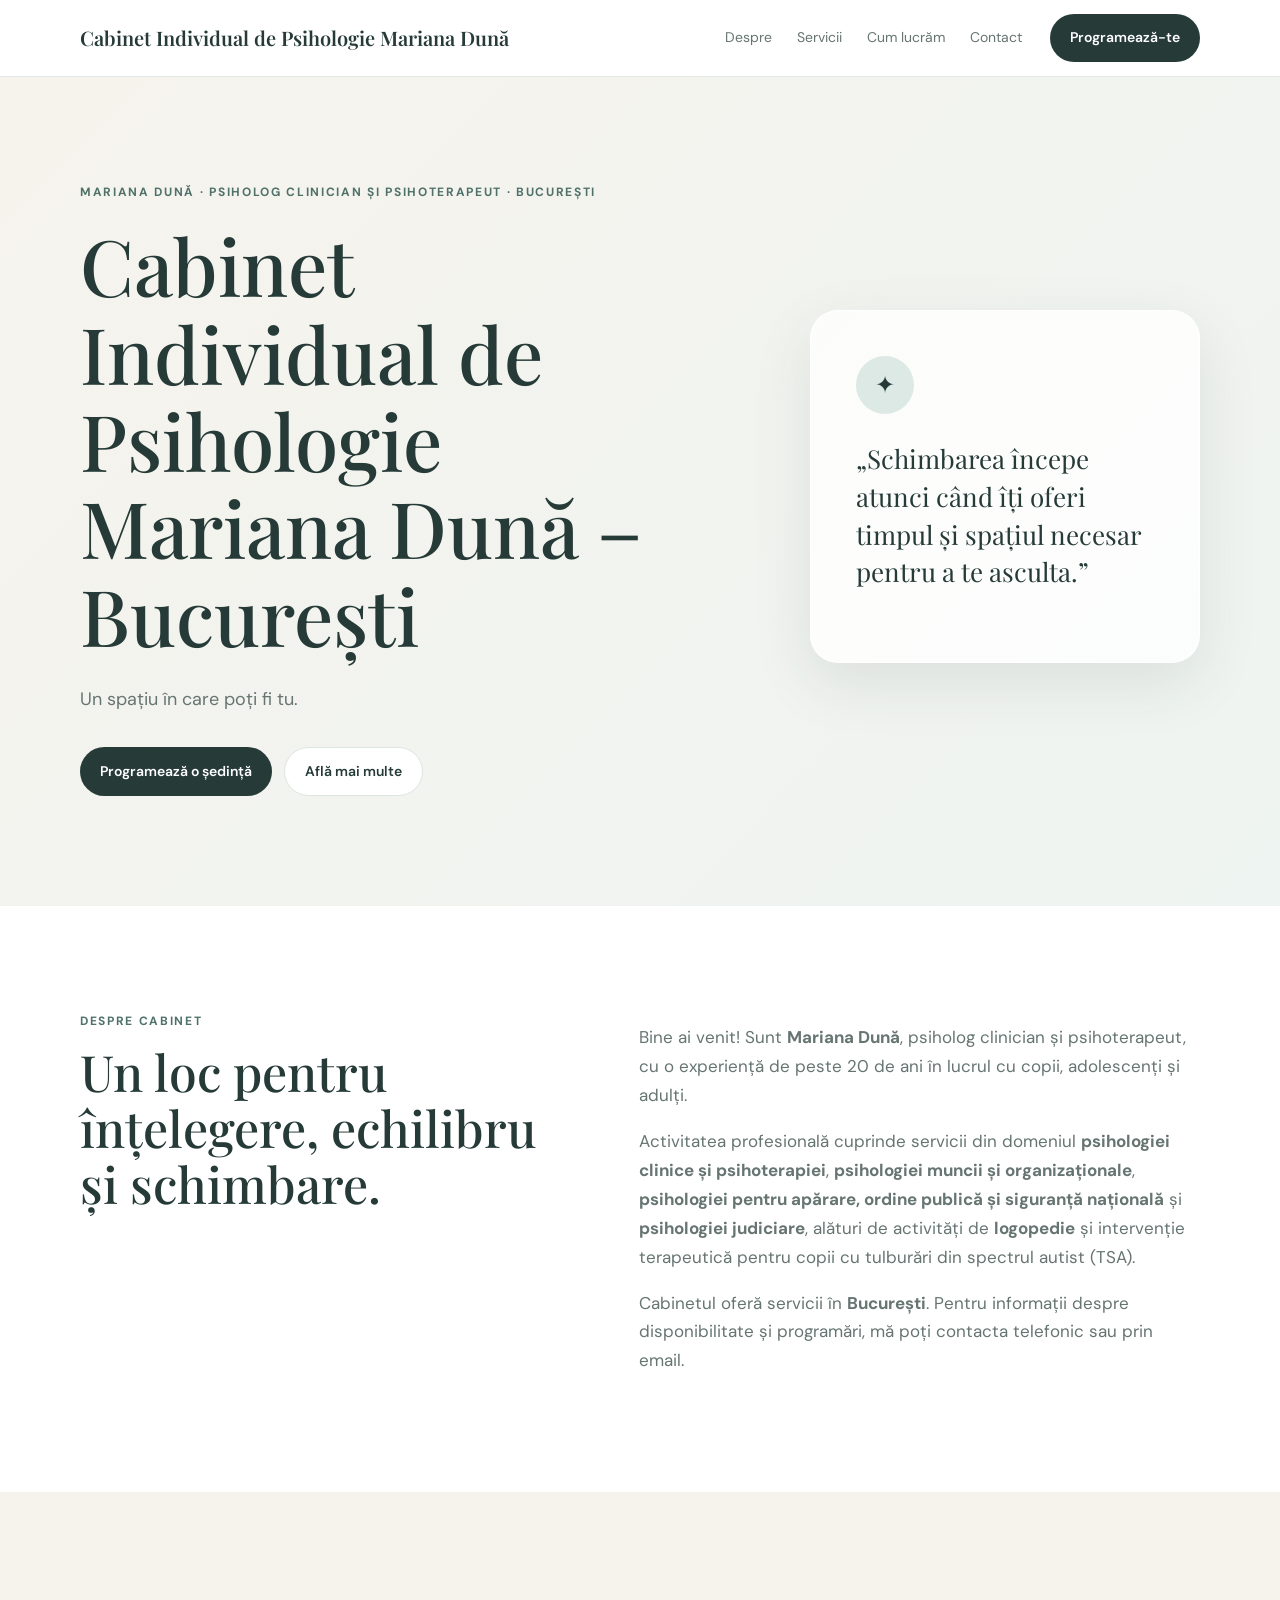
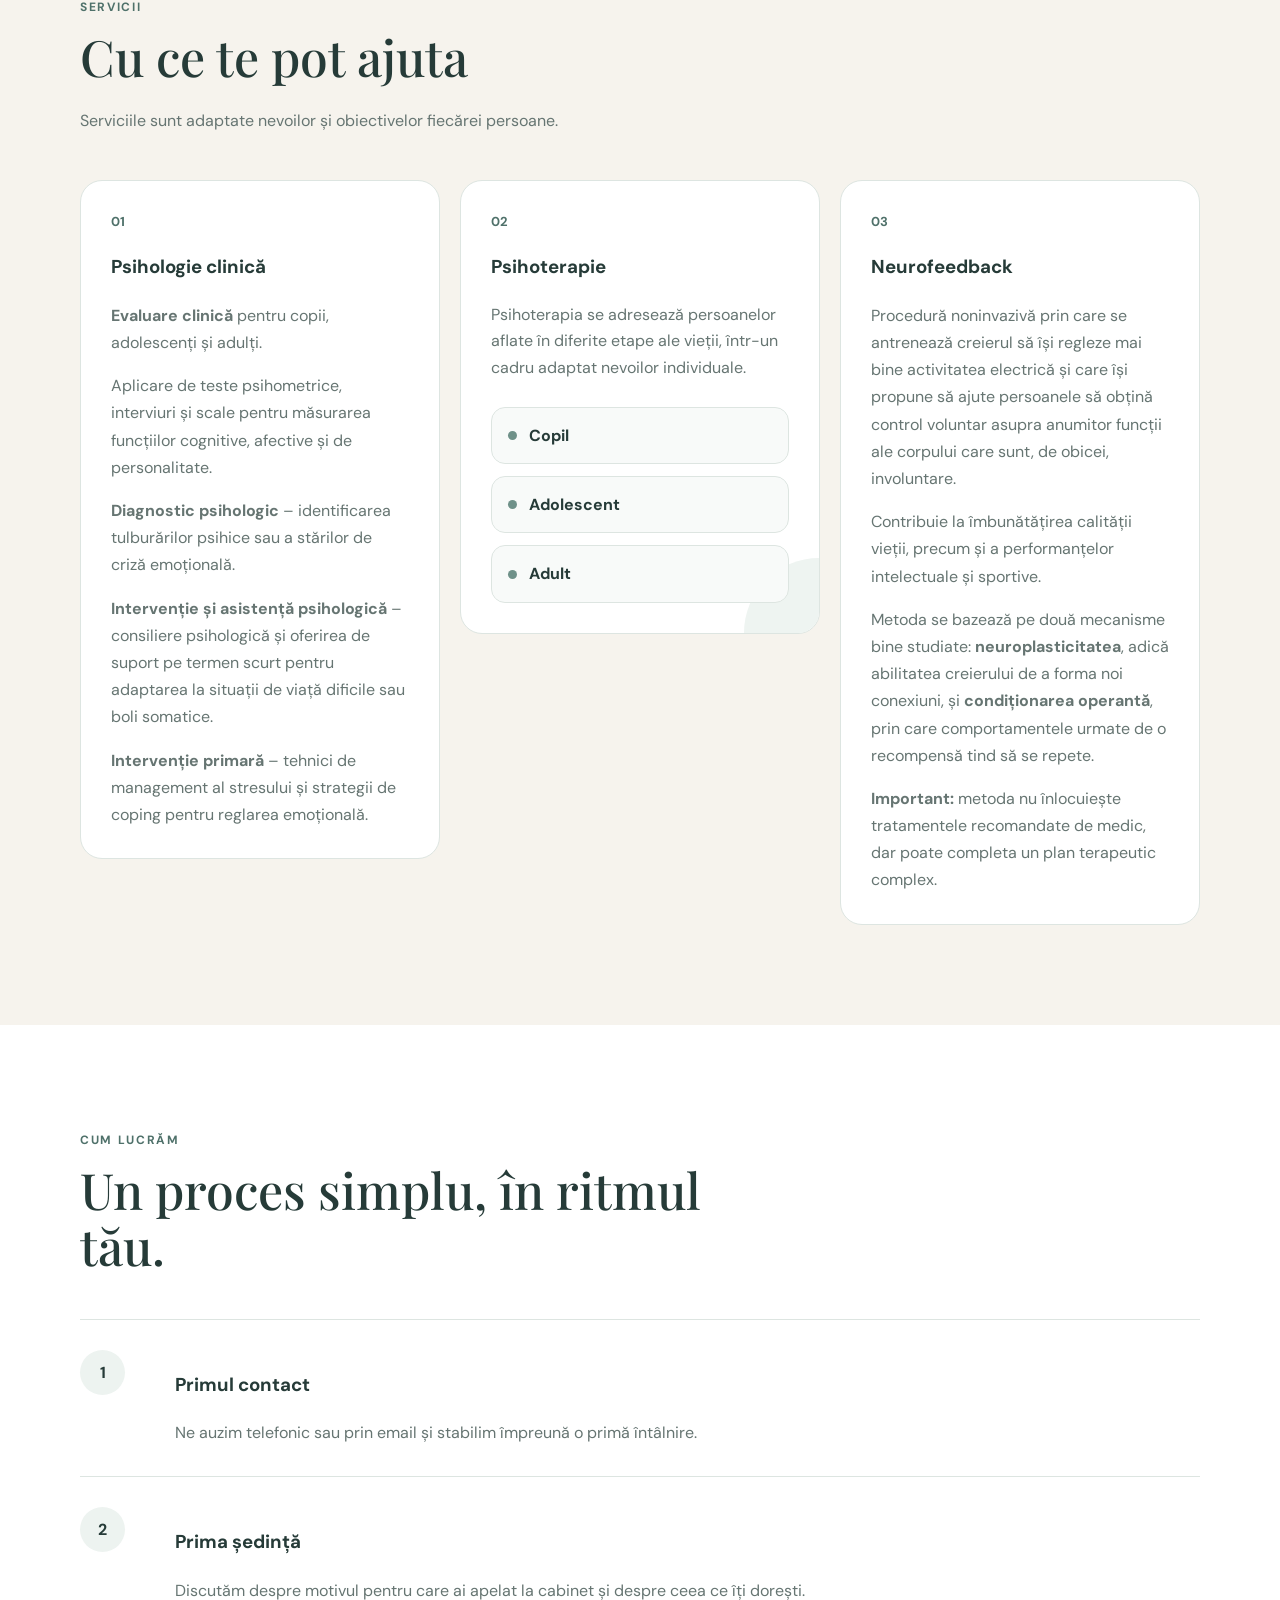
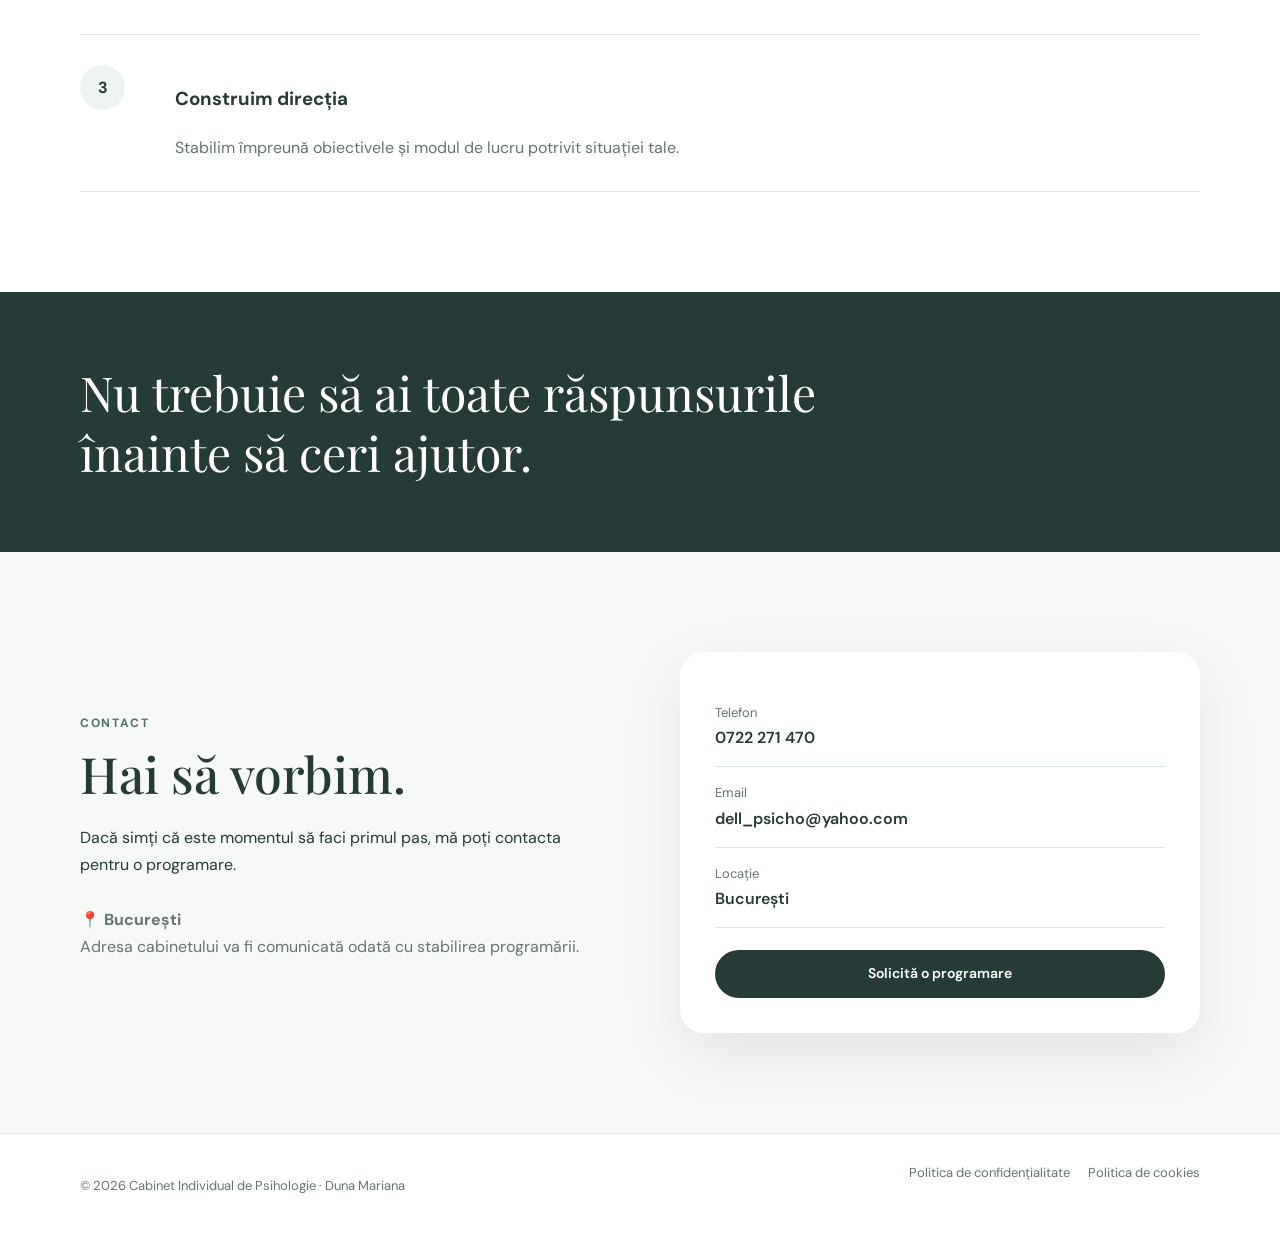
<file: Index.html>
<!DOCTYPE html>
<html lang="ro">
<head>
  <meta charset="UTF-8">
  <meta name="viewport" content="width=device-width, initial-scale=1.0">
  <title>Mariana Dună – Psiholog clinician și psihoterapeut București</title>
  <meta name="description" content="Cabinet Individual de Psihologie Mariana Dună în București: psihologie clinică, psihoterapie pentru copii, adolescenți și adulți, Neurofeedback și servicii psihologice specializate.">
  <meta name="robots" content="index, follow">
  <link rel="canonical" href="https://cabinetindividualdunamariana.github.io/cabinet-psihologie2/">

  <meta property="og:type" content="website">
  <meta property="og:locale" content="ro_RO">
  <meta property="og:title" content="Mariana Dună – Psiholog clinician și psihoterapeut București">
  <meta property="og:description" content="Psihologie clinică, psihoterapie pentru copii, adolescenți și adulți, Neurofeedback și servicii psihologice specializate în București.">
  <meta property="og:url" content="https://cabinetindividualdunamariana.github.io/cabinet-psihologie2/">

  <script type="application/ld+json">
  {
    "@context": "https://schema.org",
    "@type": "ProfessionalService",
    "name": "Cabinet Individual de Psihologie Mariana Dună",
    "url": "https://cabinetindividualdunamariana.github.io/cabinet-psihologie2/",
    "telephone": "+40722271470",
    "email": "dell_psicho@yahoo.com",
    "areaServed": {
      "@type": "City",
      "name": "București"
    },
    "description": "Cabinet individual de psihologie în București, cu servicii de psihologie clinică, psihoterapie, Neurofeedback și alte servicii psihologice specializate.",
    "serviceType": [
      "Psihologie clinică",
      "Psihoterapie",
      "Neurofeedback",
      "Psihologia muncii și organizațională",
      "Psihologie pentru apărare, ordine publică și siguranță națională",
      "Psihologie judiciară",
      "Logopedie",
      "Intervenție terapeutică pentru copii cu TSA"
    ]
  }
  </script>
  <link rel="stylesheet" href="style.css">
</head>
<body>
  <header class="header">
    <div class="container nav">
      <a class="logo" href="#acasa">Cabinet Individual de Psihologie Mariana Dună</a>
      <nav>
        <a href="#despre">Despre</a>
        <a href="#servicii">Servicii</a>
        <a href="#proces">Cum lucrăm</a>
        <a href="#contact">Contact</a>
      </nav>
      <a class="nav-button" href="#contact">Programează-te</a>
    </div>
  </header>

  <main>
    <section id="acasa" class="hero">
      <div class="container hero-grid">
        <div>
          <span class="eyebrow">MARIANA DUNĂ · PSIHOLOG CLINICIAN ȘI PSIHOTERAPEUT · BUCUREȘTI</span>
          <h1>Cabinet Individual de Psihologie Mariana Dună – București</h1>
          <p class="hero-text">
            Un spațiu în care poți fi tu.
          </p>
          <div class="actions">
            <a class="button primary" href="#contact">Programează o ședință</a>
            <a class="button secondary" href="#despre">Află mai multe</a>
          </div>
        </div>

        <div class="hero-card">
          <div class="circle">✦</div>
          <p>„Schimbarea începe atunci când îți oferi timpul și spațiul necesar pentru a te asculta.”</p>
        </div>
      </div>
    </section>

    <section id="despre" class="section">
      <div class="container two-col">
        <div>
          <span class="eyebrow">DESPRE CABINET</span>
          <h2>Un loc pentru înțelegere, echilibru și schimbare.</h2>
        </div>
        <div>
          <p>
            Bine ai venit! Sunt <strong>Mariana Dună</strong>, psiholog clinician și psihoterapeut,
            cu o experiență de peste 20 de ani în lucrul cu copii, adolescenți și adulți.
          </p>
          <p>
            Activitatea profesională cuprinde servicii din domeniul <strong>psihologiei clinice și psihoterapiei</strong>,
            <strong>psihologiei muncii și organizaționale</strong>, <strong>psihologiei pentru apărare, ordine publică și siguranță națională</strong>
            și <strong>psihologiei judiciare</strong>, alături de activități de <strong>logopedie</strong> și intervenție terapeutică
            pentru copii cu tulburări din spectrul autist (TSA).
          </p>
          <p>
            Cabinetul oferă servicii în <strong>București</strong>. Pentru informații despre
            disponibilitate și programări, mă poți contacta telefonic sau prin email.
          </p>
        </div>
      </div>
    </section>

    <section id="servicii" class="section soft">
      <div class="container">
        <div class="section-heading">
          <span class="eyebrow">SERVICII</span>
          <h2>Cu ce te pot ajuta</h2>
          <p>Serviciile sunt adaptate nevoilor și obiectivelor fiecărei persoane.</p>
        </div>

        <div class="cards">
          <article class="card">
            <div class="icon">01</div>
            <h3>Psihologie clinică</h3>
            <p><strong>Evaluare clinică</strong> pentru copii, adolescenți și adulți.</p>
            <p>Aplicare de teste psihometrice, interviuri și scale pentru măsurarea funcțiilor cognitive, afective și de personalitate.</p>
            <p><strong>Diagnostic psihologic</strong> – identificarea tulburărilor psihice sau a stărilor de criză emoțională.</p>
            <p><strong>Intervenție și asistență psihologică</strong> – consiliere psihologică și oferirea de suport pe termen scurt pentru adaptarea la situații de viață dificile sau boli somatice.</p>
            <p><strong>Intervenție primară</strong> – tehnici de management al stresului și strategii de coping pentru reglarea emoțională.</p>
          </article>
          <article class="card therapy-card">
            <div class="icon">02</div>
            <h3>Psihoterapie</h3>
            <p class="therapy-intro">Psihoterapia se adresează persoanelor aflate în diferite etape ale vieții, într-un cadru adaptat nevoilor individuale.</p>
            <div class="therapy-audiences">
              <div class="audience-item"><span class="audience-dot"></span><strong>Copil</strong></div>
              <div class="audience-item"><span class="audience-dot"></span><strong>Adolescent</strong></div>
              <div class="audience-item"><span class="audience-dot"></span><strong>Adult</strong></div>
            </div>
          </article>
          <article class="card">
            <div class="icon">03</div>
            <h3>Neurofeedback</h3>
            <p>Procedură noninvazivă prin care se antrenează creierul să își regleze mai bine activitatea electrică și care își propune să ajute persoanele să obțină control voluntar asupra anumitor funcții ale corpului care sunt, de obicei, involuntare.</p>
            <p>Contribuie la îmbunătățirea calității vieții, precum și a performanțelor intelectuale și sportive.</p>
            <p>Metoda se bazează pe două mecanisme bine studiate: <strong>neuroplasticitatea</strong>, adică abilitatea creierului de a forma noi conexiuni, și <strong>condiționarea operantă</strong>, prin care comportamentele urmate de o recompensă tind să se repete.</p>
            <p><strong>Important:</strong> metoda nu înlocuiește tratamentele recomandate de medic, dar poate completa un plan terapeutic complex.</p>
          </article>
        </div>
      </div>
    </section>

    <section id="proces" class="section">
      <div class="container">
        <div class="section-heading">
          <span class="eyebrow">CUM LUCRĂM</span>
          <h2>Un proces simplu, în ritmul tău.</h2>
        </div>

        <div class="steps">
          <div class="step">
            <span>1</span>
            <div><h3>Primul contact</h3><p>Ne auzim telefonic sau prin email și stabilim împreună o primă întâlnire.</p></div>
          </div>
          <div class="step">
            <span>2</span>
            <div><h3>Prima ședință</h3><p>Discutăm despre motivul pentru care ai apelat la cabinet și despre ceea ce îți dorești.</p></div>
          </div>
          <div class="step">
            <span>3</span>
            <div><h3>Construim direcția</h3><p>Stabilim împreună obiectivele și modul de lucru potrivit situației tale.</p></div>
          </div>
        </div>
      </div>
    </section>

    <section class="quote">
      <div class="container">
        <p>Nu trebuie să ai toate răspunsurile înainte să ceri ajutor.</p>
      </div>
    </section>

    <section id="contact" class="section contact-section">
      <div class="container contact-grid">
        <div>
          <span class="eyebrow">CONTACT</span>
          <h2>Hai să vorbim.</h2>
          <p>Dacă simți că este momentul să faci primul pas, mă poți contacta pentru o programare.</p>
          <p class="location-note"><strong>📍 București</strong><br>Adresa cabinetului va fi comunicată odată cu stabilirea programării.</p>
        </div>

        <div class="contact-card">
          <div><span>Telefon</span><a href="tel:+40722271470">0722 271 470</a></div>
          <div><span>Email</span><a href="mailto:dell_psicho@yahoo.com">dell_psicho@yahoo.com</a></div>
          <div><span>Locație</span><p>București</p></div>
          <a class="button primary full" href="tel:+40722271470">Solicită o programare</a>
        </div>
      </div>
    </section>
  </main>

  <footer>
    <div class="container footer">
      <p>© 2026 Cabinet Individual de Psihologie · Duna Mariana</p>
      <div><a href="#">Politica de confidențialitate</a><a href="#">Politica de cookies</a></div>
    </div>
  </footer>
</body>
</html>
</file>
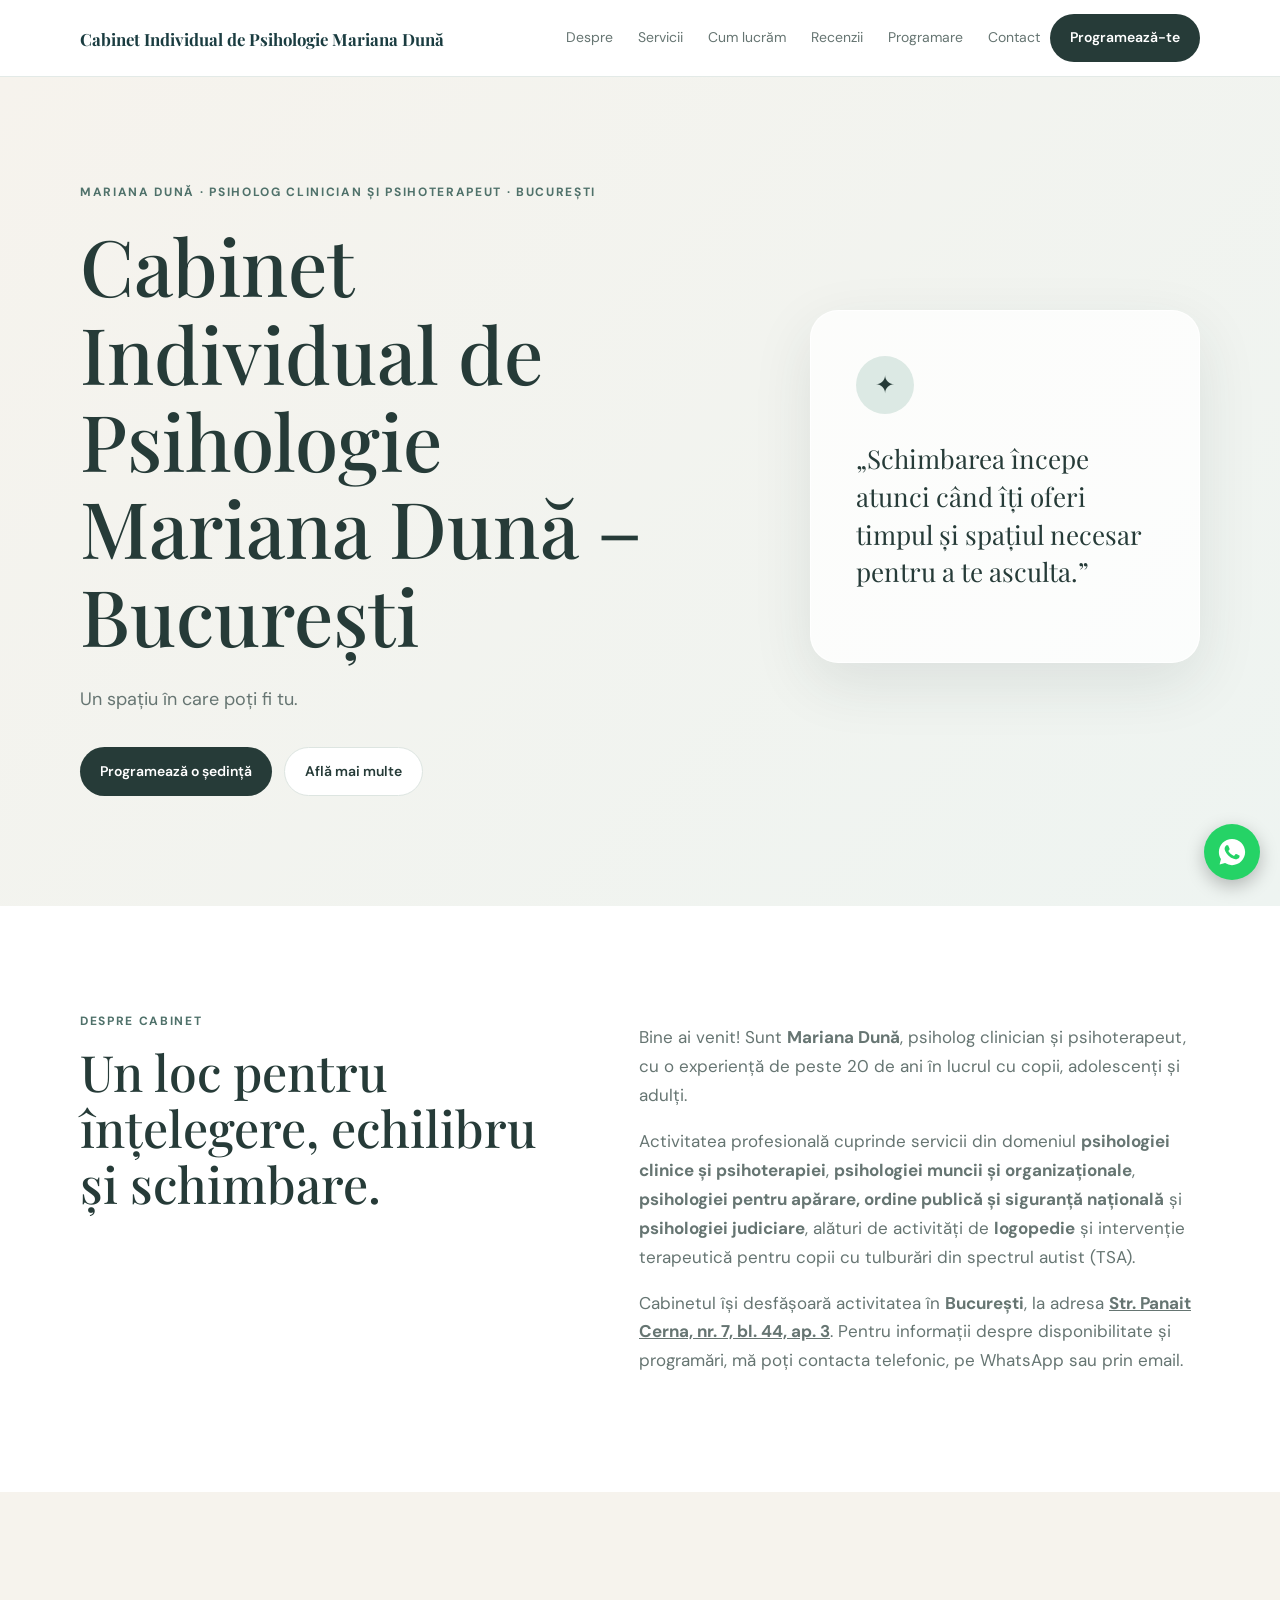
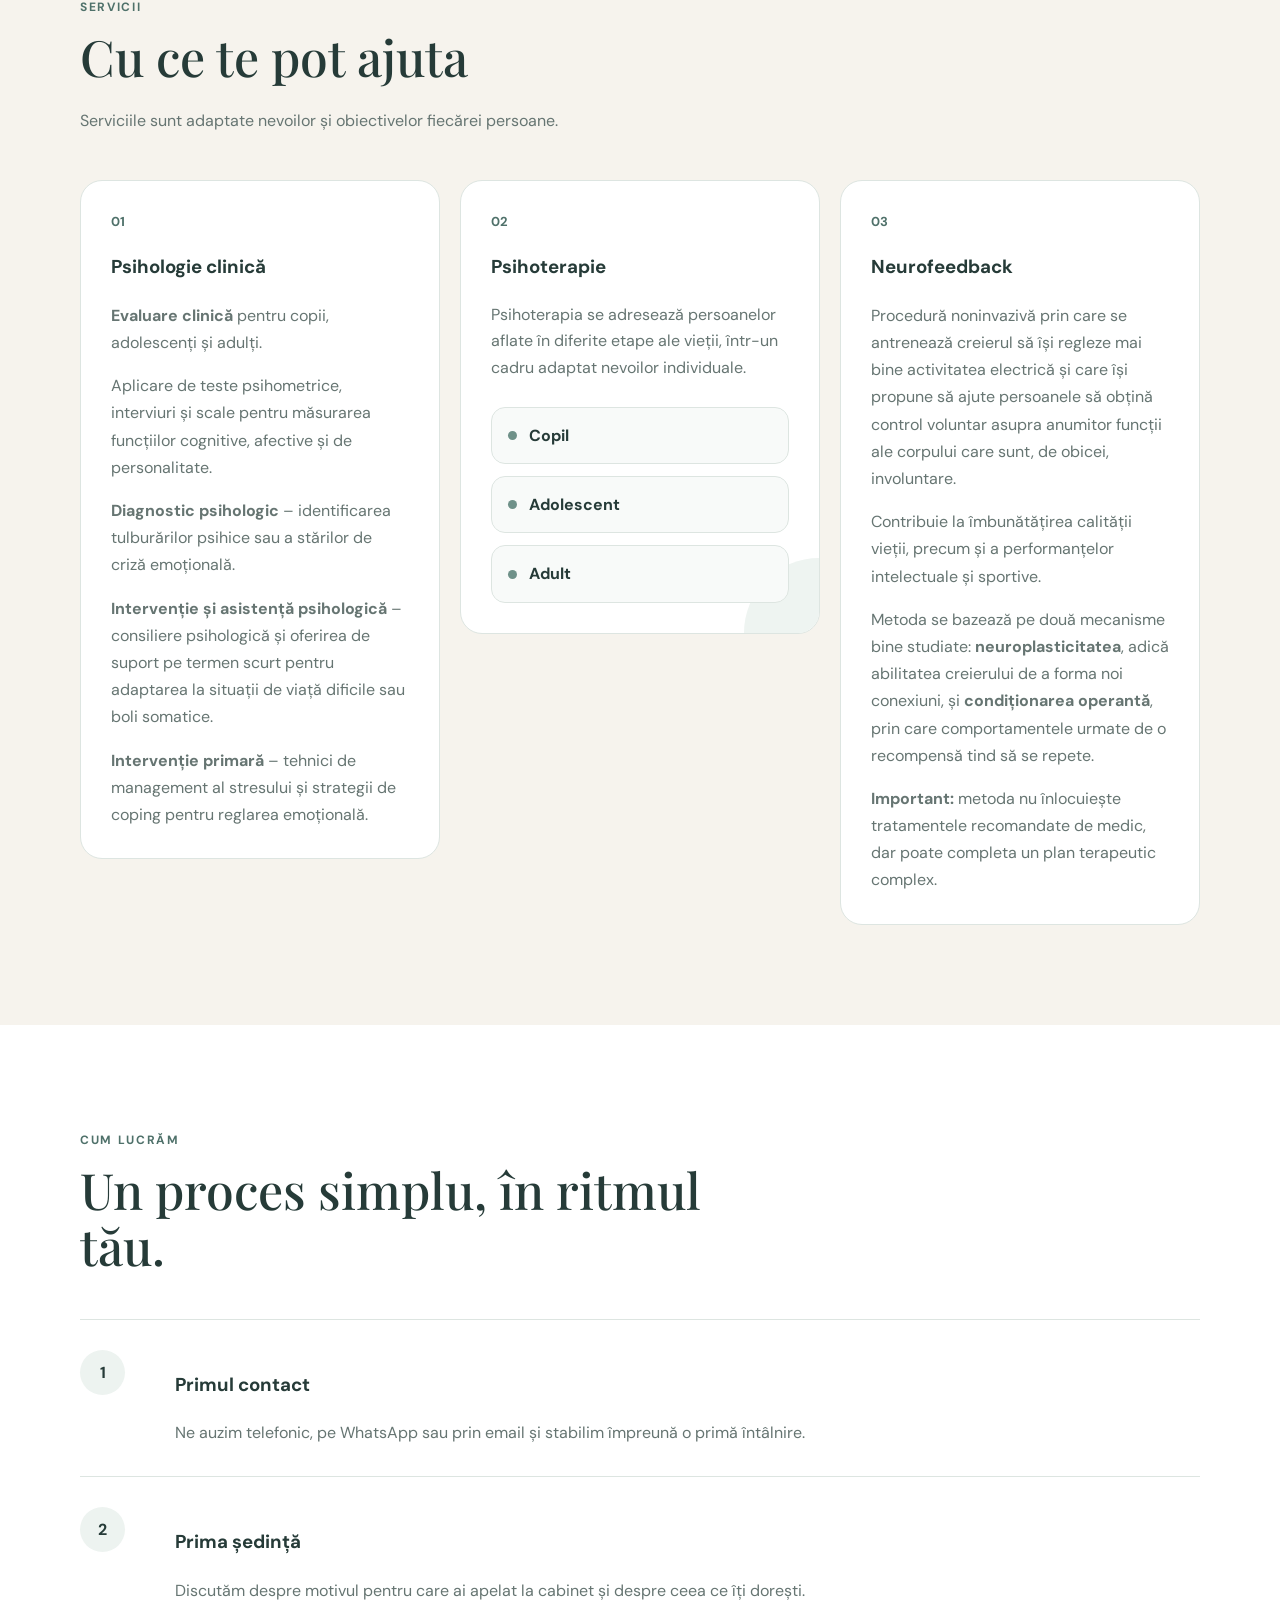
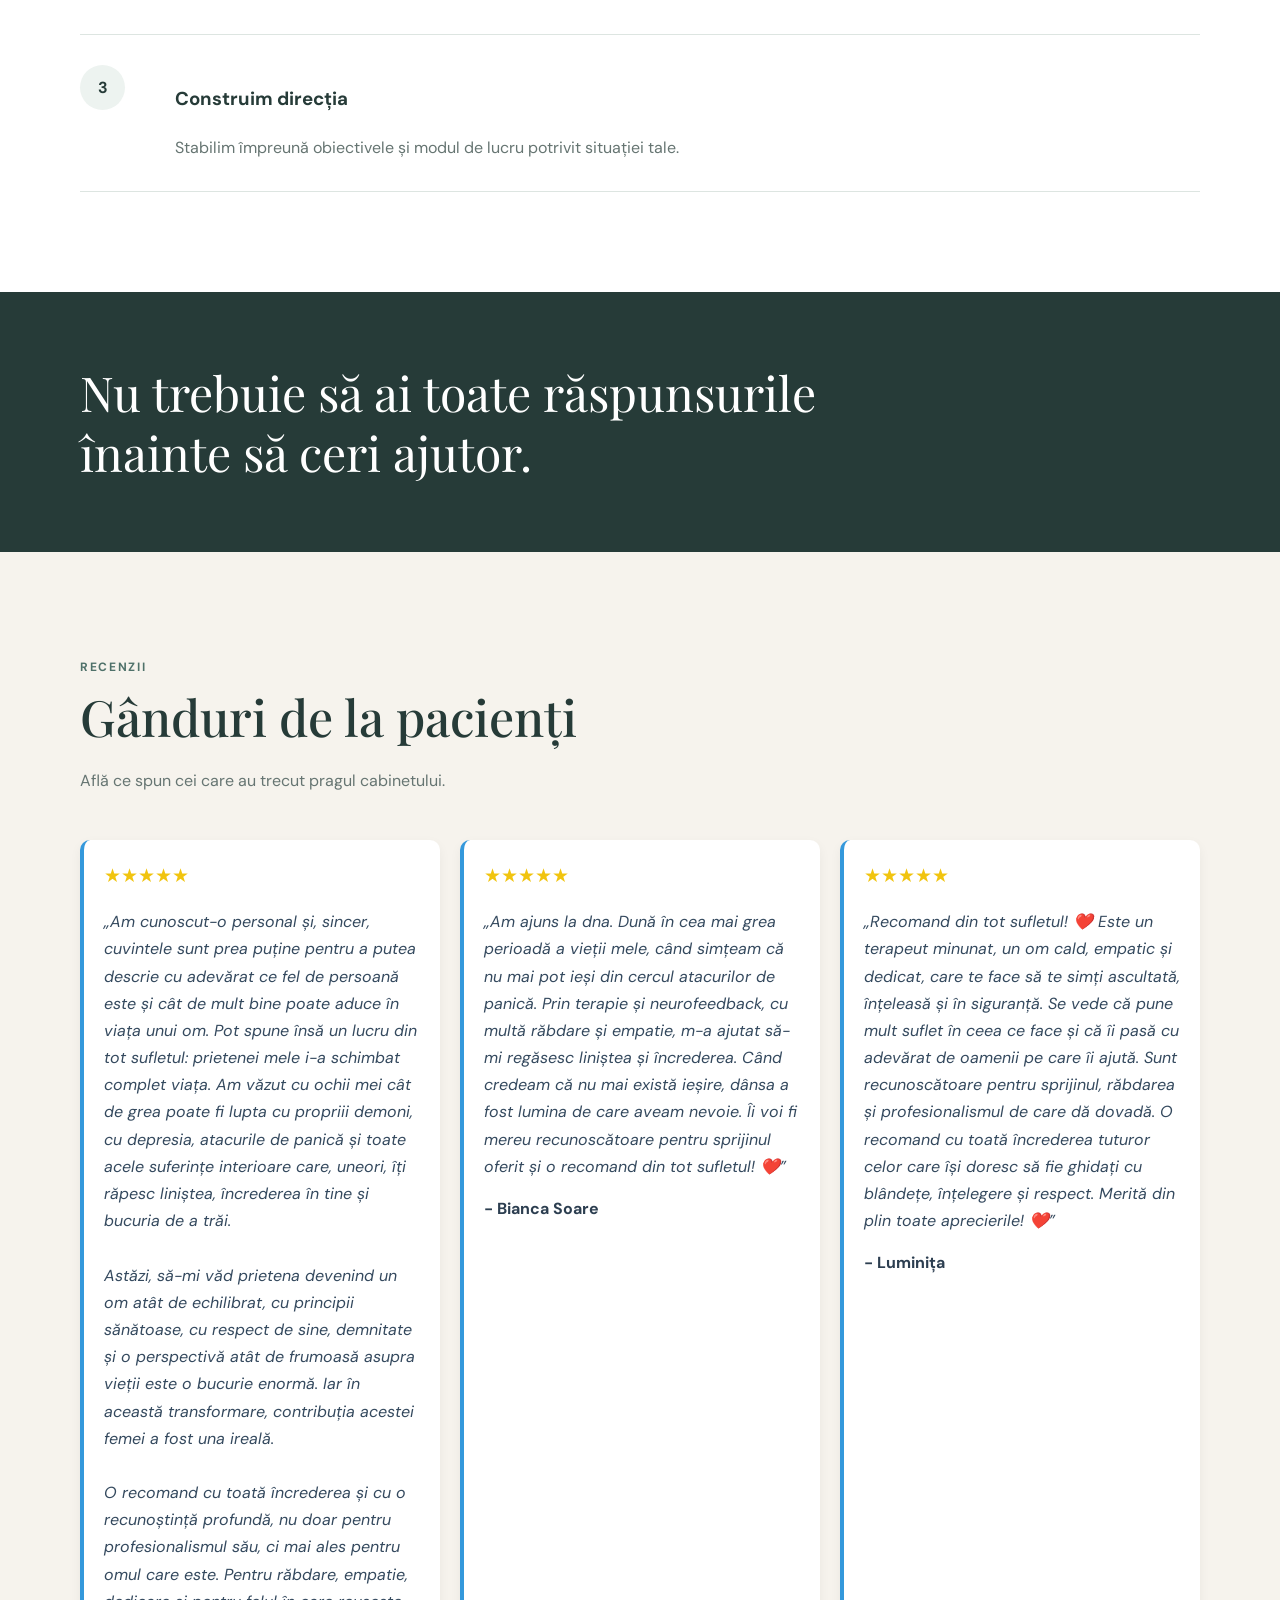
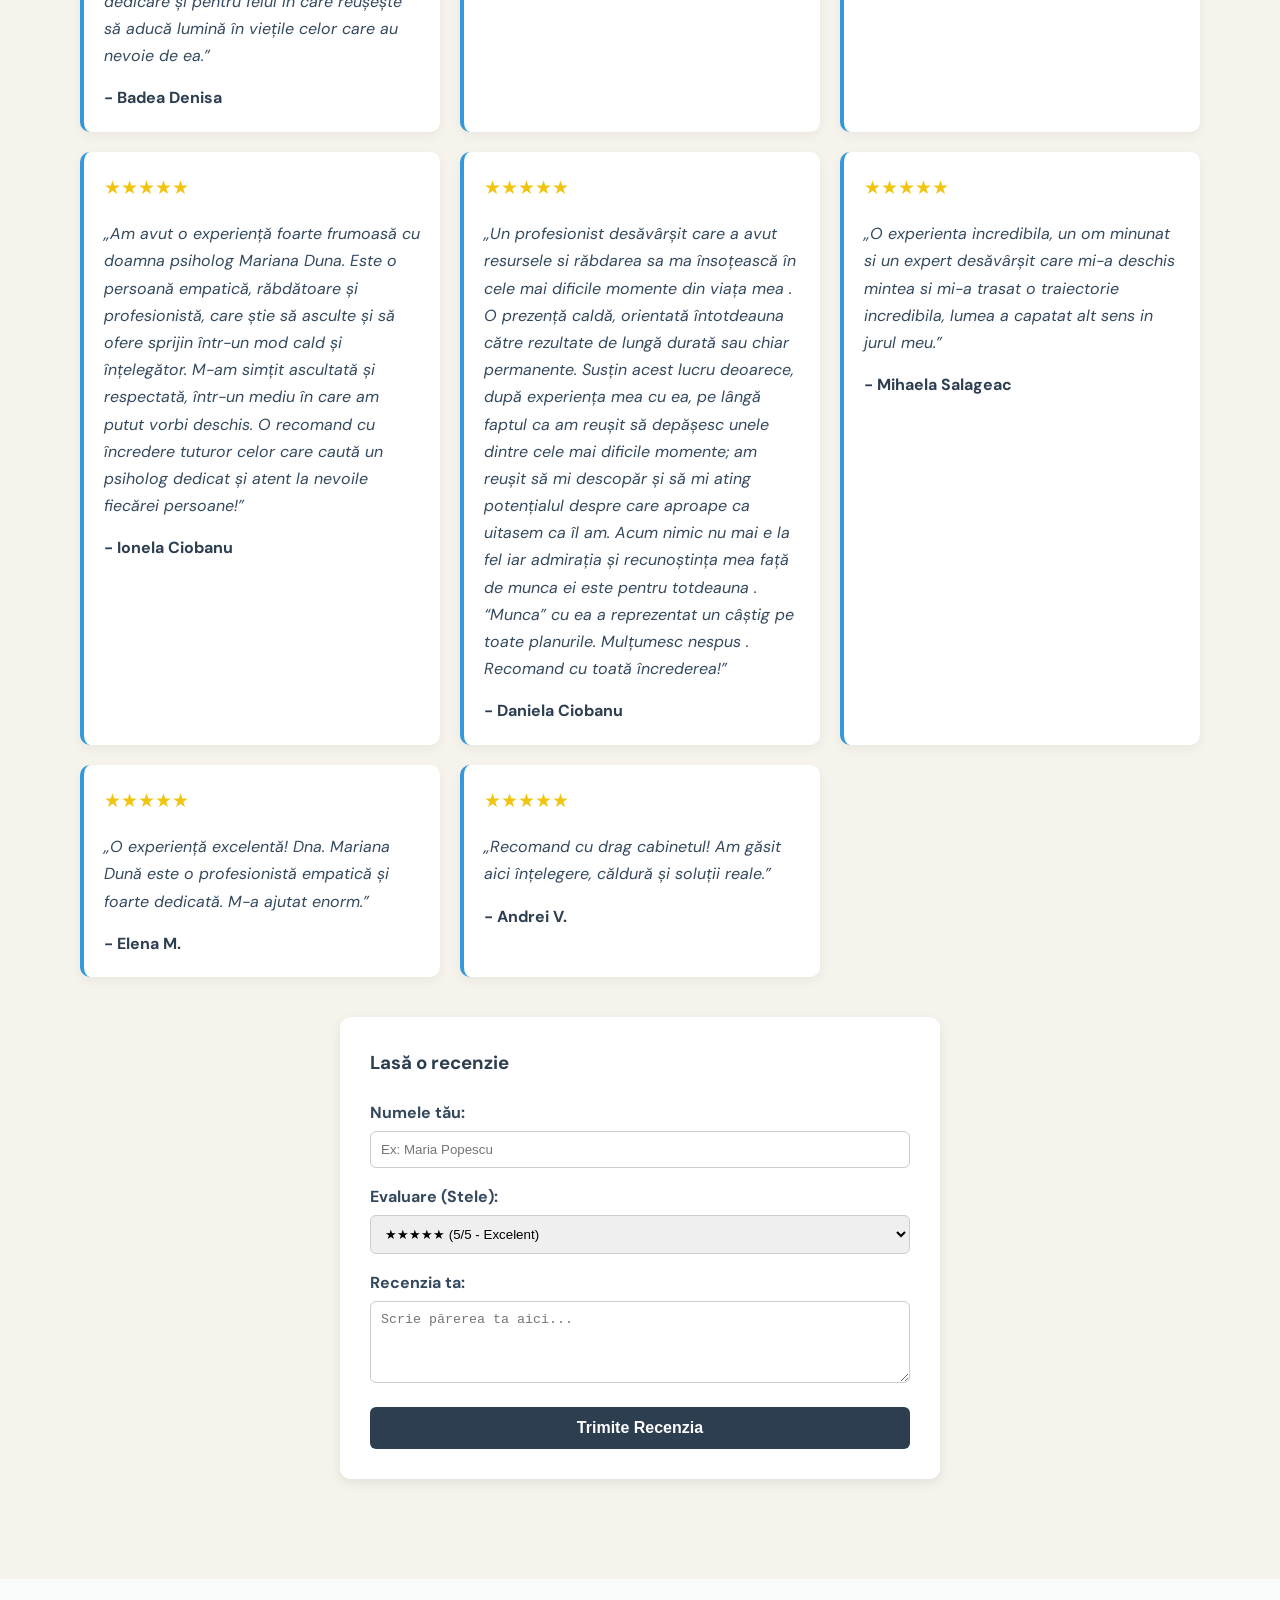
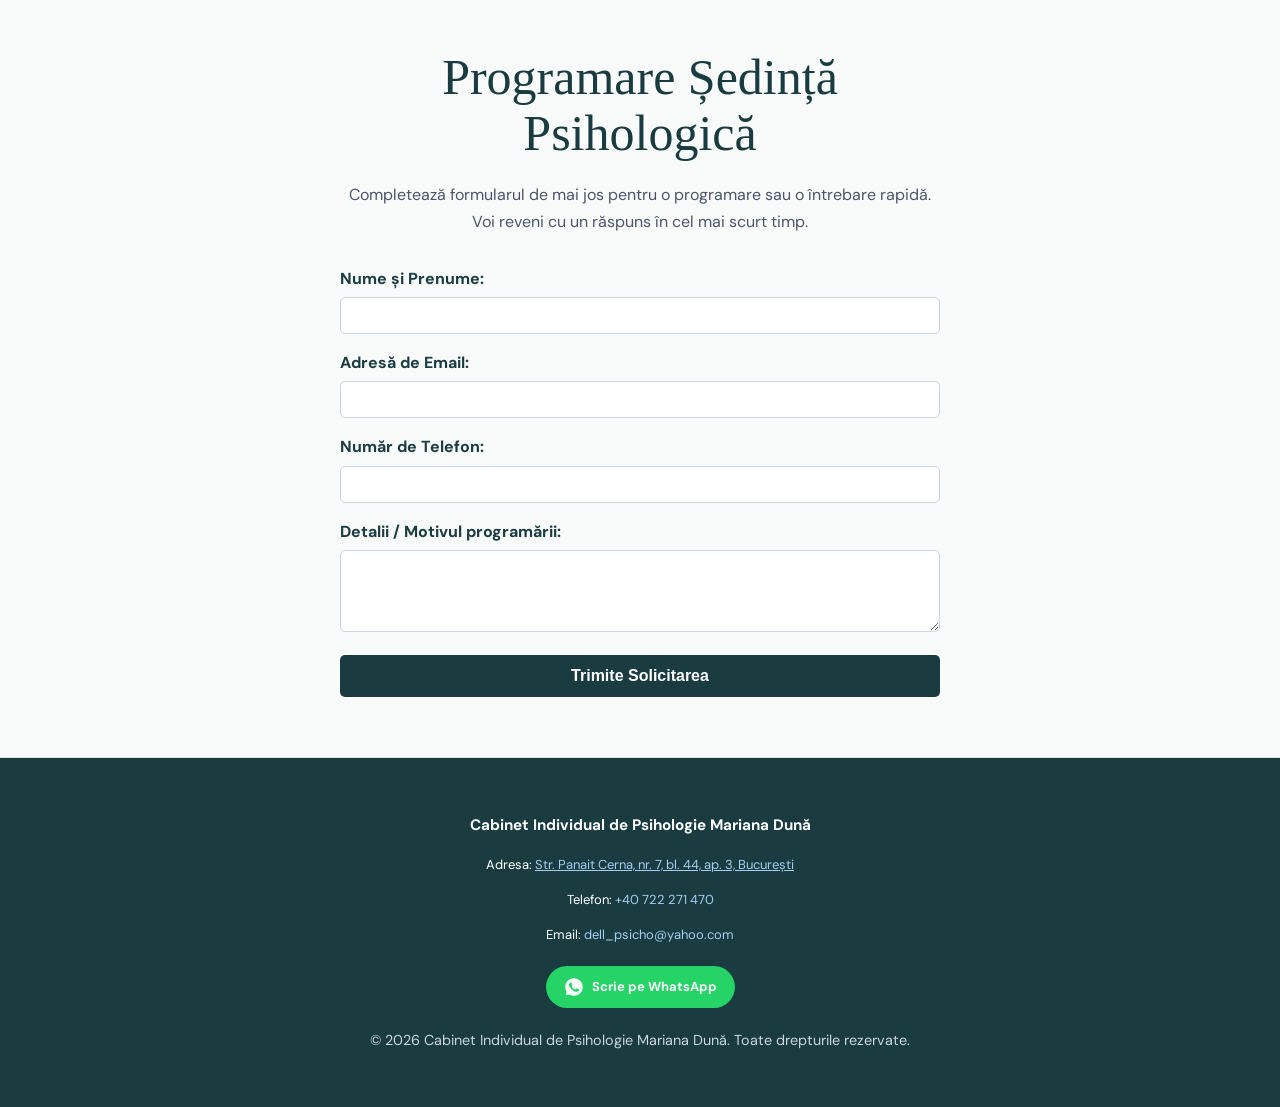
<file: index.html>
<!DOCTYPE html>
<html lang="ro">
<head>
  <meta charset="UTF-8">
  <meta name="viewport" content="width=device-width, initial-scale=1.0">
  <title>Mariana Dună – Psiholog clinician și psihoterapeut București</title>
  
  <!-- Etichetă Google principală -->
  <!-- Google tag (gtag.js) -->
  <script async src="https://www.googletagmanager.com/gtag/js?id=AW-18526629510"></script>
  <script>
    window.dataLayer = window.dataLayer || [];
    function gtag(){dataLayer.push(arguments);}
    gtag('js', new Date());

    gtag('config', 'AW-18526629510');
  </script>

  <!-- Fragment de eveniment pentru conversie -->
  <!-- Event snippet for Afișare de pagină conversion page -->
  <script>
    gtag('event', 'conversion', {
        'send_to': 'AW-18526629510/e8kICMabn6MdEIbdl4JF',
        'value': 1.0,
        'currency': 'RON'
    });
  </script>

  <meta name="description" content="Cabinet Individual de Psihologie Mariana Dună în București (Str. Panait Cerna, nr. 7, bl. 44, ap. 3): psihologie clinică, psihoterapie pentru copii, adolescenți și adulți, Neurofeedback și servicii psihologice specializate.">
  <meta name="robots" content="index, follow">
  <link rel="canonical" href="https://cabinetindividualdunamariana.github.io/cabinet-psihologie2/">

  <meta property="og:type" content="website">
  <meta property="og:locale" content="ro_RO">
  <meta property="og:title" content="Mariana Dună – Psiholog clinician și psihoterapeut București">
  <meta property="og:description" content="Psihologie clinică, psihoterapie pentru copii, adolescenți și adulți, Neurofeedback și servicii psihologice specializate în București.">
  <meta property="og:url" content="https://cabinetindividualdunamariana.github.io/cabinet-psihologie2/">

  <script type="application/ld+json">
  {
    "@context": "https://schema.org",
    "@type": "ProfessionalService",
    "name": "Cabinet Individual de Psihologie Mariana Dună",
    "url": "https://cabinetindividualdunamariana.github.io/cabinet-psihologie2/",
    "telephone": "+40722271470",
    "email": "dell_psicho@yahoo.com",
    "address": {
      "@type": "PostalAddress",
      "streetAddress": "Str. Panait Cerna, nr. 7, bl. 44, ap. 3",
      "addressLocality": "București",
      "addressCountry": "RO"
    },
    "areaServed": {
      "@type": "City",
      "name": "București"
    },
    "description": "Cabinet individual de psihologie în București, cu servicii de psihologie clinică, psihoterapie, Neurofeedback și alte servicii psihologice specializate.",
    "serviceType": [
      "Psihologie clinică",
      "Psihoterapie",
      "Neurofeedback",
      "Psihologia muncii și organizațională",
      "Psihologie pentru apărare, ordine publică și siguranță națională",
      "Psihologie judiciară",
      "Logopedie",
      "Intervenție terapeutică pentru copii cu TSA"
    ]
  }
  </script>
  <link rel="stylesheet" href="style.css">
</head>
<body>
  <header class="header">
    <div class="container nav" style="display: flex; align-items: center; justify-content: space-between; flex-wrap: wrap; gap: 10px;">
      <a class="logo" href="#acasa" style="text-decoration: none;">
        <span style="font-size: 1.05rem; font-weight: bold; color: #1a3c40;">Cabinet Individual de Psihologie Mariana Dună</span>
      </a>
      <nav>
        <a href="#despre">Despre</a>
        <a href="#servicii">Servicii</a>
        <a href="#proces">Cum lucrăm</a>
        <a href="#recenzii">Recenzii</a>
        <a href="#programare">Programare</a>
        <a href="#contact">Contact</a>
      </nav>
      <a class="nav-button" href="#programare">Programează-te</a>
    </div>
  </header>

  <main>
    <section id="acasa" class="hero">
      <div class="container hero-grid">
        <div>
          <span class="eyebrow">MARIANA DUNĂ · PSIHOLOG CLINICIAN ȘI PSIHOTERAPEUT · BUCUREȘTI</span>
          <h1>Cabinet Individual de Psihologie Mariana Dună – București</h1>
          <p class="hero-text">
            Un spațiu în care poți fi tu.
          </p>
          <div class="actions">
            <a class="button primary" href="#programare">Programează o ședință</a>
            <a class="button secondary" href="#despre">Află mai multe</a>
          </div>
        </div>

        <div class="hero-card">
          <div class="circle">✦</div>
          <p>„Schimbarea începe atunci când îți oferi timpul și spațiul necesar pentru a te asculta.”</p>
        </div>
      </div>
    </section>

    <section id="despre" class="section">
      <div class="container two-col">
        <div>
          <span class="eyebrow">DESPRE CABINET</span>
          <h2>Un loc pentru înțelegere, echilibru și schimbare.</h2>
        </div>
        <div>
          <p>
            Bine ai venit! Sunt <strong>Mariana Dună</strong>, psiholog clinician și psihoterapeut,
            cu o experiență de peste 20 de ani în lucrul cu copii, adolescenți și adulți.
          </p>
          <p>
            Activitatea profesională cuprinde servicii din domeniul <strong>psihologiei clinice și psihoterapiei</strong>,
            <strong>psihologiei muncii și organizaționale</strong>, <strong>psihologiei pentru apărare, ordine publică și siguranță națională</strong>
            și <strong>psihologiei judiciare</strong>, alături de activități de <strong>logopedie</strong> și intervenție terapeutică
            pentru copii cu tulburări din spectrul autist (TSA).
          </p>
          <p>
            Cabinetul își desfășoară activitatea în <strong>București</strong>, la adresa <a href="https://www.google.com/maps/search/?api=1&query=Str.+Panait+Cerna+nr.+7+bl.+44+ap.+3+Bucuresti" target="_blank" rel="noopener noreferrer" style="font-weight: bold; text-decoration: underline;">Str. Panait Cerna, nr. 7, bl. 44, ap. 3</a>. Pentru informații despre
            disponibilitate și programări, mă poți contacta telefonic, pe WhatsApp sau prin email.
          </p>
        </div>
      </div>
    </section>

    <section id="servicii" class="section soft">
      <div class="container">
        <div class="section-heading">
          <span class="eyebrow">SERVICII</span>
          <h2>Cu ce te pot ajuta</h2>
          <p>Serviciile sunt adaptate nevoilor și obiectivelor fiecărei persoane.</p>
        </div>

        <div class="cards">
          <article class="card">
            <div class="icon">01</div>
            <h3>Psihologie clinică</h3>
            <p><strong>Evaluare clinică</strong> pentru copii, adolescenți și adulți.</p>
            <p>Aplicare de teste psihometrice, interviuri și scale pentru măsurarea funcțiilor cognitive, afective și de personalitate.</p>
            <p><strong>Diagnostic psihologic</strong> – identificarea tulburărilor psihice sau a stărilor de criză emoțională.</p>
            <p><strong>Intervenție și asistență psihologică</strong> – consiliere psihologică și oferirea de suport pe termen scurt pentru adaptarea la situații de viață dificile sau boli somatice.</p>
            <p><strong>Intervenție primară</strong> – tehnici de management al stresului și strategii de coping pentru reglarea emoțională.</p>
          </article>
          <article class="card therapy-card">
            <div class="icon">02</div>
            <h3>Psihoterapie</h3>
            <p class="therapy-intro">Psihoterapia se adresează persoanelor aflate în diferite etape ale vieții, într-un cadru adaptat nevoilor individuale.</p>
            <div class="therapy-audiences">
              <div class="audience-item"><span class="audience-dot"></span><strong>Copil</strong></div>
              <div class="audience-item"><span class="audience-dot"></span><strong>Adolescent</strong></div>
              <div class="audience-item"><span class="audience-dot"></span><strong>Adult</strong></div>
            </div>
          </article>
          <article class="card">
            <div class="icon">03</div>
            <h3>Neurofeedback</h3>
            <p>Procedură noninvazivă prin care se antrenează creierul să își regleze mai bine activitatea electrică și care își propune să ajute persoanele să obțină control voluntar asupra anumitor funcții ale corpului care sunt, de obicei, involuntare.</p>
            <p>Contribuie la îmbunătățirea calității vieții, precum și a performanțelor intelectuale și sportive.</p>
            <p>Metoda se bazează pe două mecanisme bine studiate: <strong>neuroplasticitatea</strong>, adică abilitatea creierului de a forma noi conexiuni, și <strong>condiționarea operantă</strong>, prin care comportamentele urmate de o recompensă tind să se repete.</p>
            <p><strong>Important:</strong> metoda nu înlocuiește tratamentele recomandate de medic, dar poate completa un plan terapeutic complex.</p>
          </article>
        </div>
      </div>
    </section>

    <section id="proces" class="section">
      <div class="container">
        <div class="section-heading">
          <span class="eyebrow">CUM LUCRĂM</span>
          <h2>Un proces simplu, în ritmul tău.</h2>
        </div>

        <div class="steps">
          <div class="step">
            <span>1</span>
            <div><h3>Primul contact</h3><p>Ne auzim telefonic, pe WhatsApp sau prin email și stabilim împreună o primă întâlnire.</p></div>
          </div>
          <div class="step">
            <span>2</span>
            <div><h3>Prima ședință</h3><p>Discutăm despre motivul pentru care ai apelat la cabinet și despre ceea ce îți dorești.</p></div>
          </div>
          <div class="step">
            <span>3</span>
            <div><h3>Construim direcția</h3><p>Stabilim împreună obiectivele și modul de lucru potrivit situației tale.</p></div>
          </div>
        </div>
      </div>
    </section>

    <section class="quote">
      <div class="container">
        <p>Nu trebuie să ai toate răspunsurile înainte să ceri ajutor.</p>
      </div>
    </section>

    <!-- Secțiune Recenzii -->
    <section id="recenzii" class="section soft">
      <div class="container">
        <div class="section-heading">
          <span class="eyebrow">RECENZII</span>
          <h2>Gânduri de la pacienți</h2>
          <p>Află ce spun cei care au trecut pragul cabinetului.</p>
        </div>

        <div class="recenzii-grid" style="display: grid; grid-template-columns: repeat(auto-fit, minmax(280px, 1fr)); gap: 20px; margin-bottom: 40px;">
          
          <!-- Recenzie (Badea Denisa) -->
          <div class="recenzie-card" style="background: #ffffff; padding: 20px; border-radius: 10px; box-shadow: 0 4px 12px rgba(0,0,0,0.05); border-left: 4px solid #3498db;">
            <div class="stele" style="color: #f1c40f; font-size: 1.2rem; margin-bottom: 10px;">★★★★★</div>
            <p class="comentariu" style="color: #34495e; font-style: italic; margin-bottom: 15px;">„Am cunoscut-o personal și, sincer, cuvintele sunt prea puține pentru a putea descrie cu adevărat ce fel de persoană este și cât de mult bine poate aduce în viața unui om. Pot spune însă un lucru din tot sufletul: prietenei mele i-a schimbat complet viața. Am văzut cu ochii mei cât de grea poate fi lupta cu propriii demoni, cu depresia, atacurile de panică și toate acele suferințe interioare care, uneori, îți răpesc liniștea, încrederea în tine și bucuria de a trăi.<br><br>Astăzi, să-mi văd prietena devenind un om atât de echilibrat, cu principii sănătoase, cu respect de sine, demnitate și o perspectivă atât de frumoasă asupra vieții este o bucurie enormă. Iar în această transformare, contribuția acestei femei a fost una ireală.<br><br>O recomand cu toată încrederea și cu o recunoștință profundă, nu doar pentru profesionalismul său, ci mai ales pentru omul care este. Pentru răbdare, empatie, dedicare și pentru felul în care reușește să aducă lumină în viețile celor care au nevoie de ea.”</p>
            <span class="autor" style="font-weight: bold; color: #2c3e50;">- Badea Denisa</span>
          </div>

          <!-- Recenzie (Bianca Soare) -->
          <div class="recenzie-card" style="background: #ffffff; padding: 20px; border-radius: 10px; box-shadow: 0 4px 12px rgba(0,0,0,0.05); border-left: 4px solid #3498db;">
            <div class="stele" style="color: #f1c40f; font-size: 1.2rem; margin-bottom: 10px;">★★★★★</div>
            <p class="comentariu" style="color: #34495e; font-style: italic; margin-bottom: 15px;">„Am ajuns la dna. Dună în cea mai grea perioadă a vieții mele, când simțeam că nu mai pot ieși din cercul atacurilor de panică. Prin terapie și neurofeedback, cu multă răbdare și empatie, m-a ajutat să-mi regăsesc liniștea și încrederea. Când credeam că nu mai există ieșire, dânsa a fost lumina de care aveam nevoie. Îi voi fi mereu recunoscătoare pentru sprijinul oferit și o recomand din tot sufletul! ❤️”</p>
            <span class="autor" style="font-weight: bold; color: #2c3e50;">- Bianca Soare</span>
          </div>

          <!-- Recenzie (Luminița) -->
          <div class="recenzie-card" style="background: #ffffff; padding: 20px; border-radius: 10px; box-shadow: 0 4px 12px rgba(0,0,0,0.05); border-left: 4px solid #3498db;">
            <div class="stele" style="color: #f1c40f; font-size: 1.2rem; margin-bottom: 10px;">★★★★★</div>
            <p class="comentariu" style="color: #34495e; font-style: italic; margin-bottom: 15px;">„Recomand din tot sufletul! ❤️ Este un terapeut minunat, un om cald, empatic și dedicat, care te face să te simți ascultată, înțeleasă și în siguranță. Se vede că pune mult suflet în ceea ce face și că îi pasă cu adevărat de oamenii pe care îi ajută. Sunt recunoscătoare pentru sprijinul, răbdarea și profesionalismul de care dă dovadă. O recomand cu toată încrederea tuturor celor care își doresc să fie ghidați cu blândețe, înțelegere și respect. Merită din plin toate aprecierile! ❤️”</p>
            <span class="autor" style="font-weight: bold; color: #2c3e50;">- Luminița</span>
          </div>

          <!-- Recenzie (Ionela Ciobanu) -->
          <div class="recenzie-card" style="background: #ffffff; padding: 20px; border-radius: 10px; box-shadow: 0 4px 12px rgba(0,0,0,0.05); border-left: 4px solid #3498db;">
            <div class="stele" style="color: #f1c40f; font-size: 1.2rem; margin-bottom: 10px;">★★★★★</div>
            <p class="comentariu" style="color: #34495e; font-style: italic; margin-bottom: 15px;">„Am avut o experiență foarte frumoasă cu doamna psiholog Mariana Duna. Este o persoană empatică, răbdătoare și profesionistă, care știe să asculte și să ofere sprijin într-un mod cald și înțelegător. M-am simțit ascultată și respectată, într-un mediu în care am putut vorbi deschis. O recomand cu încredere tuturor celor care caută un psiholog dedicat și atent la nevoile fiecărei persoane!”</p>
            <span class="autor" style="font-weight: bold; color: #2c3e50;">- Ionela Ciobanu</span>
          </div>

          <!-- Recenzie (Daniela Ciobanu) -->
          <div class="recenzie-card" style="background: #ffffff; padding: 20px; border-radius: 10px; box-shadow: 0 4px 12px rgba(0,0,0,0.05); border-left: 4px solid #3498db;">
            <div class="stele" style="color: #f1c40f; font-size: 1.2rem; margin-bottom: 10px;">★★★★★</div>
            <p class="comentariu" style="color: #34495e; font-style: italic; margin-bottom: 15px;">„Un profesionist desăvârșit care a avut resursele si răbdarea sa ma însoțească în cele mai dificile momente din viața mea . O prezență caldă, orientată întotdeauna către rezultate de lungă durată sau chiar permanente. Susțin acest lucru deoarece, după experiența mea cu ea, pe lângă faptul ca am reușit să depășesc unele dintre cele mai dificile momente; am reușit să mi descopăr și să mi ating potențialul despre care aproape ca uitasem ca îl am. Acum nimic nu mai e la fel iar admirația și recunoștința mea față de munca ei este pentru totdeauna . “Munca” cu ea a reprezentat un câștig pe toate planurile. Mulțumesc nespus . Recomand cu toată încrederea!”</p>
            <span class="autor" style="font-weight: bold; color: #2c3e50;">- Daniela Ciobanu</span>
          </div>

          <!-- Recenzie Mihaela Salageac -->
          <div class="recenzie-card" style="background: #ffffff; padding: 20px; border-radius: 10px; box-shadow: 0 4px 12px rgba(0,0,0,0.05); border-left: 4px solid #3498db;">
            <div class="stele" style="color: #f1c40f; font-size: 1.2rem; margin-bottom: 10px;">★★★★★</div>
            <p class="comentariu" style="color: #34495e; font-style: italic; margin-bottom: 15px;">„O experienta incredibila, un om minunat si un expert desăvârșit care mi-a deschis mintea si mi-a trasat o traiectorie incredibila, lumea a capatat alt sens in jurul meu.”</p>
            <span class="autor" style="font-weight: bold; color: #2c3e50;">- Mihaela Salageac</span>
          </div>

          <!-- Recenzie Elena M. -->
          <div class="recenzie-card" style="background: #ffffff; padding: 20px; border-radius: 10px; box-shadow: 0 4px 12px rgba(0,0,0,0.05); border-left: 4px solid #3498db;">
            <div class="stele" style="color: #f1c40f; font-size: 1.2rem; margin-bottom: 10px;">★★★★★</div>
            <p class="comentariu" style="color: #34495e; font-style: italic; margin-bottom: 15px;">„O experiență excelentă! Dna. Mariana Dună este o profesionistă empatică și foarte dedicată. M-a ajutat enorm.”</p>
            <span class="autor" style="font-weight: bold; color: #2c3e50;">- Elena M.</span>
          </div>

          <!-- Recenzie Andrei V. -->
          <div class="recenzie-card" style="background: #ffffff; padding: 20px; border-radius: 10px; box-shadow: 0 4px 12px rgba(0,0,0,0.05); border-left: 4px solid #3498db;">
            <div class="stele" style="color: #f1c40f; font-size: 1.2rem; margin-bottom: 10px;">★★★★★</div>
            <p class="comentariu" style="color: #34495e; font-style: italic; margin-bottom: 15px;">„Recomand cu drag cabinetul! Am găsit aici înțelegere, căldură și soluții reale.”</p>
            <span class="autor" style="font-weight: bold; color: #2c3e50;">- Andrei V.</span>
          </div>

        </div>

        <div class="formular-recenzie-box" style="background: #ffffff; padding: 30px; border-radius: 10px; box-shadow: 0 4px 12px rgba(0,0,0,0.08); max-width: 600px; margin: 0 auto;">
          <h3 style="margin-top: 0; color: #2c3e50; margin-bottom: 20px;">Lasă o recenzie</h3>
          <form action="https://formspree.io/f/xqpejoza" method="POST" class="form-recenzie">
            <div style="margin-bottom: 15px;">
              <label for="nume_recenzie" style="display: block; font-weight: bold; margin-bottom: 5px; color: #34495e;">Numele tău:</label>
              <input type="text" id="nume_recenzie" name="nume" placeholder="Ex: Maria Popescu" required style="width: 100%; padding: 10px; border: 1px solid #ccc; border-radius: 6px; box-sizing: border-box;">
            </div>

            <div style="margin-bottom: 15px;">
              <label for="rating" style="display: block; font-weight: bold; margin-bottom: 5px; color: #34495e;">Evaluare (Stele):</label>
              <select id="rating" name="rating" required style="width: 100%; padding: 10px; border: 1px solid #ccc; border-radius: 6px; box-sizing: border-box;">
                <option value="5">★★★★★ (5/5 - Excelent)</option>
                <option value="4">★★★★☆ (4/5 - Foarte bine)</option>
                <option value="3">★★★☆☆ (3/5 - Satisfăcător)</option>
                <option value="2">★★☆☆☆ (2/5 - Slăbuț)</option>
                <option value="1">★☆☆☆☆ (1/5 - Nesatisfăcător)</option>
              </select>
            </div>

            <div style="margin-bottom: 15px;">
              <label for="mesaj_recenzie" style="display: block; font-weight: bold; margin-bottom: 5px; color: #34495e;">Recenzia ta:</label>
              <textarea id="mesaj_recenzie" name="mesaj" rows="4" placeholder="Scrie părerea ta aici..." required style="width: 100%; padding: 10px; border: 1px solid #ccc; border-radius: 6px; box-sizing: border-box;"></textarea>
            </div>

            <button type="submit" style="background-color: #2c3e50; color: white; padding: 12px 20px; border: none; border-radius: 6px; font-size: 16px; cursor: pointer; width: 100%; font-weight: bold;">Trimite Recenzia</button>
          </form>
        </div>
      </div>
    </section>

    <!-- Secțiune Programare -->
    <section id="programare" style="padding: 60px 20px; background-color: #f9fbfb; text-align: center;">
        <div style="max-width: 600px; margin: 0 auto;">
            <h2 style="color: #1a3c40; margin-bottom: 20px; font-family: serif;">Programare Ședință Psihologică</h2>
            <p style="color: #4a5568; margin-bottom: 30px;">Completează formularul de mai jos pentru o programare sau o întrebare rapidă. Voi reveni cu un răspuns în cel mai scurt timp.</p>
            
            <form action="https://formspree.io/f/xqpejoza" method="POST" style="display: flex; flex-direction: column; gap: 15px; text-align: left;">
                <div>
                    <label for="prog_nume" style="display: block; margin-bottom: 5px; color: #1a3c40; font-weight: bold;">Nume și Prenume:</label>
                    <input type="text" id="prog_nume" name="nume" required style="width: 100%; padding: 10px; border: 1px solid #cbd5e0; border-radius: 5px;">
                </div>
                
                <div>
                    <label for="prog_email" style="display: block; margin-bottom: 5px; color: #1a3c40; font-weight: bold;">Adresă de Email:</label>
                    <input type="email" id="prog_email" name="email" required style="width: 100%; padding: 10px; border: 1px solid #cbd5e0; border-radius: 5px;">
                </div>

                <div>
                    <label for="prog_telefon" style="display: block; margin-bottom: 5px; color: #1a3c40; font-weight: bold;">Număr de Telefon:</label>
                    <input type="tel" id="prog_telefon" name="telefon" required style="width: 100%; padding: 10px; border: 1px solid #cbd5e0; border-radius: 5px;">
                </div>
                
                <div>
                    <label for="prog_mesaj" style="display: block; margin-bottom: 5px; color: #1a3c40; font-weight: bold;">Detalii / Motivul programării:</label>
                    <textarea id="prog_mesaj" name="mesaj" rows="4" required style="width: 100%; padding: 10px; border: 1px solid #cbd5e0; border-radius: 5px;"></textarea>
                </div>
                
                <button type="submit" style="background-color: #1a3c40; color: white; padding: 12px; border: none; border-radius: 5px; font-size: 16px; cursor: pointer; font-weight: bold;">Trimite Solicitarea</button>
            </form>
        </div>
    </section>
  </main>

  <footer id="contact" style="background-color: #1a3c40; color: white; padding: 40px 20px; text-align: center;">
    <div style="max-width: 800px; margin: 0 auto;">
      <h3 style="margin-bottom: 15px;">Cabinet Individual de Psihologie Mariana Dună</h3>
      <p style="margin-bottom: 10px;">Adresa: <a href="https://www.google.com/maps/search/?api=1&query=Str.+Panait+Cerna+nr.+7+bl.+44+ap.+3+Bucuresti" target="_blank" rel="noopener noreferrer" style="color: #a3cef1; text-decoration: underline;">Str. Panait Cerna, nr. 7, bl. 44, ap. 3, București</a></p>
      <p style="margin-bottom: 10px;">Telefon: <a href="tel:+40722271470" style="color: #a3cef1; text-decoration: none;">+40 722 271 470</a></p>
      <p style="margin-bottom: 20px;">Email: <a href="mailto:dell_psicho@yahoo.com" style="color: #a3cef1; text-decoration: none;">dell_psicho@yahoo.com</a></p>
      <div style="margin-bottom: 20px;">
        <a href="https://wa.me/40722271470?text=Bun%C4%83%20ziua!%20A%C8%99%20dori%20mai%20multe%20detalii%20despre%20program%C4%83ri." target="_blank" rel="noopener noreferrer" style="display: inline-flex; align-items: center; gap: 8px; background-color: #25d366; color: #ffffff; padding: 10px 18px; border-radius: 999px; text-decoration: none; font-weight: bold;">
          <svg xmlns="http://www.w3.org/2000/svg" viewBox="0 0 32 32" width="20" height="20" fill="currentColor" aria-hidden="true">
            <path d="M16 2C8.268 2 2 8.268 2 16c0 2.78.812 5.373 2.212 7.554L2.76 29.24l5.847-1.425A13.93 13.93 0 0 0 16 30c7.732 0 14-6.268 14-14S23.732 2 16 2zm7.835 19.728c-.328.923-1.9 1.763-2.652 1.876-.678.103-1.536.146-2.478-.154-.571-.182-1.305-.424-2.244-.828-3.95-1.706-6.53-5.684-6.728-5.948-.198-.264-1.606-2.136-1.606-4.074 0-1.938 1.015-2.89 1.375-3.285.36-.396.786-.495 1.048-.495.262 0 .524.003.753.014.242.011.566-.092.885.675.328.788 1.116 2.72 1.214 2.918.098.198.164.428.033.692-.131.264-.197.428-.393.66-.197.231-.414.516-.591.693-.197.197-.402.411-.173.806.229.395 1.018 1.678 2.185 2.719 1.501 1.339 2.766 1.754 3.16 1.952.393.197.622.164.852-.099.23-.263.983-1.146 1.245-1.54.262-.395.524-.329.884-.197.36.131 2.29 1.08 2.683 1.277.393.197.655.296.753.46.098.164.098.95-.23 1.873z"/>
          </svg>
          <span>Scrie pe WhatsApp</span>
        </a>
      </div>
      <p style="font-size: 0.9rem; color: #cbd5e0;">© 2026 Cabinet Individual de Psihologie Mariana Dună. Toate drepturile rezervate.</p>
    </div>
  </footer>

  <!-- Buton flotant WhatsApp -->
  <a href="https://wa.me/40722271470?text=Bun%C4%83%20ziua!%20A%C8%99%20dori%20mai%20multe%20detalii%20despre%20program%C4%83ri." target="_blank" rel="noopener noreferrer" aria-label="Scrie pe WhatsApp" title="Scrie pe WhatsApp" style="position: fixed; bottom: 20px; right: 20px; z-index: 9999; width: 56px; height: 56px; border-radius: 50%; background-color: #25d366; color: #ffffff; display: flex; align-items: center; justify-content: center; text-decoration: none; box-shadow: 0 6px 18px rgba(0, 0, 0, 0.25);">
    <svg xmlns="http://www.w3.org/2000/svg" viewBox="0 0 32 32" width="30" height="30" fill="currentColor" aria-hidden="true">
      <path d="M16 2C8.268 2 2 8.268 2 16c0 2.78.812 5.373 2.212 7.554L2.76 29.24l5.847-1.425A13.93 13.93 0 0 0 16 30c7.732 0 14-6.268 14-14S23.732 2 16 2zm7.835 19.728c-.328.923-1.9 1.763-2.652 1.876-.678.103-1.536.146-2.478-.154-.571-.182-1.305-.424-2.244-.828-3.95-1.706-6.53-5.684-6.728-5.948-.198-.264-1.606-2.136-1.606-4.074 0-1.938 1.015-2.89 1.375-3.285.36-.396.786-.495 1.048-.495.262 0 .524.003.753.014.242.011.566-.092.885.675.328.788 1.116 2.72 1.214 2.918.098.198.164.428.033.692-.131.264-.197.428-.393.66-.197.231-.414.516-.591.693-.197.197-.402.411-.173.806.229.395 1.018 1.678 2.185 2.719 1.501 1.339 2.766 1.754 3.16 1.952.393.197.622.164.852-.099.23-.263.983-1.146 1.245-1.54.262-.395.524-.329.884-.197.36.131 2.29 1.08 2.683 1.277.393.197.655.296.753.46.098.164.098.95-.23 1.873z"/>
    </svg>
  </a>
</body>
</html>
</file>
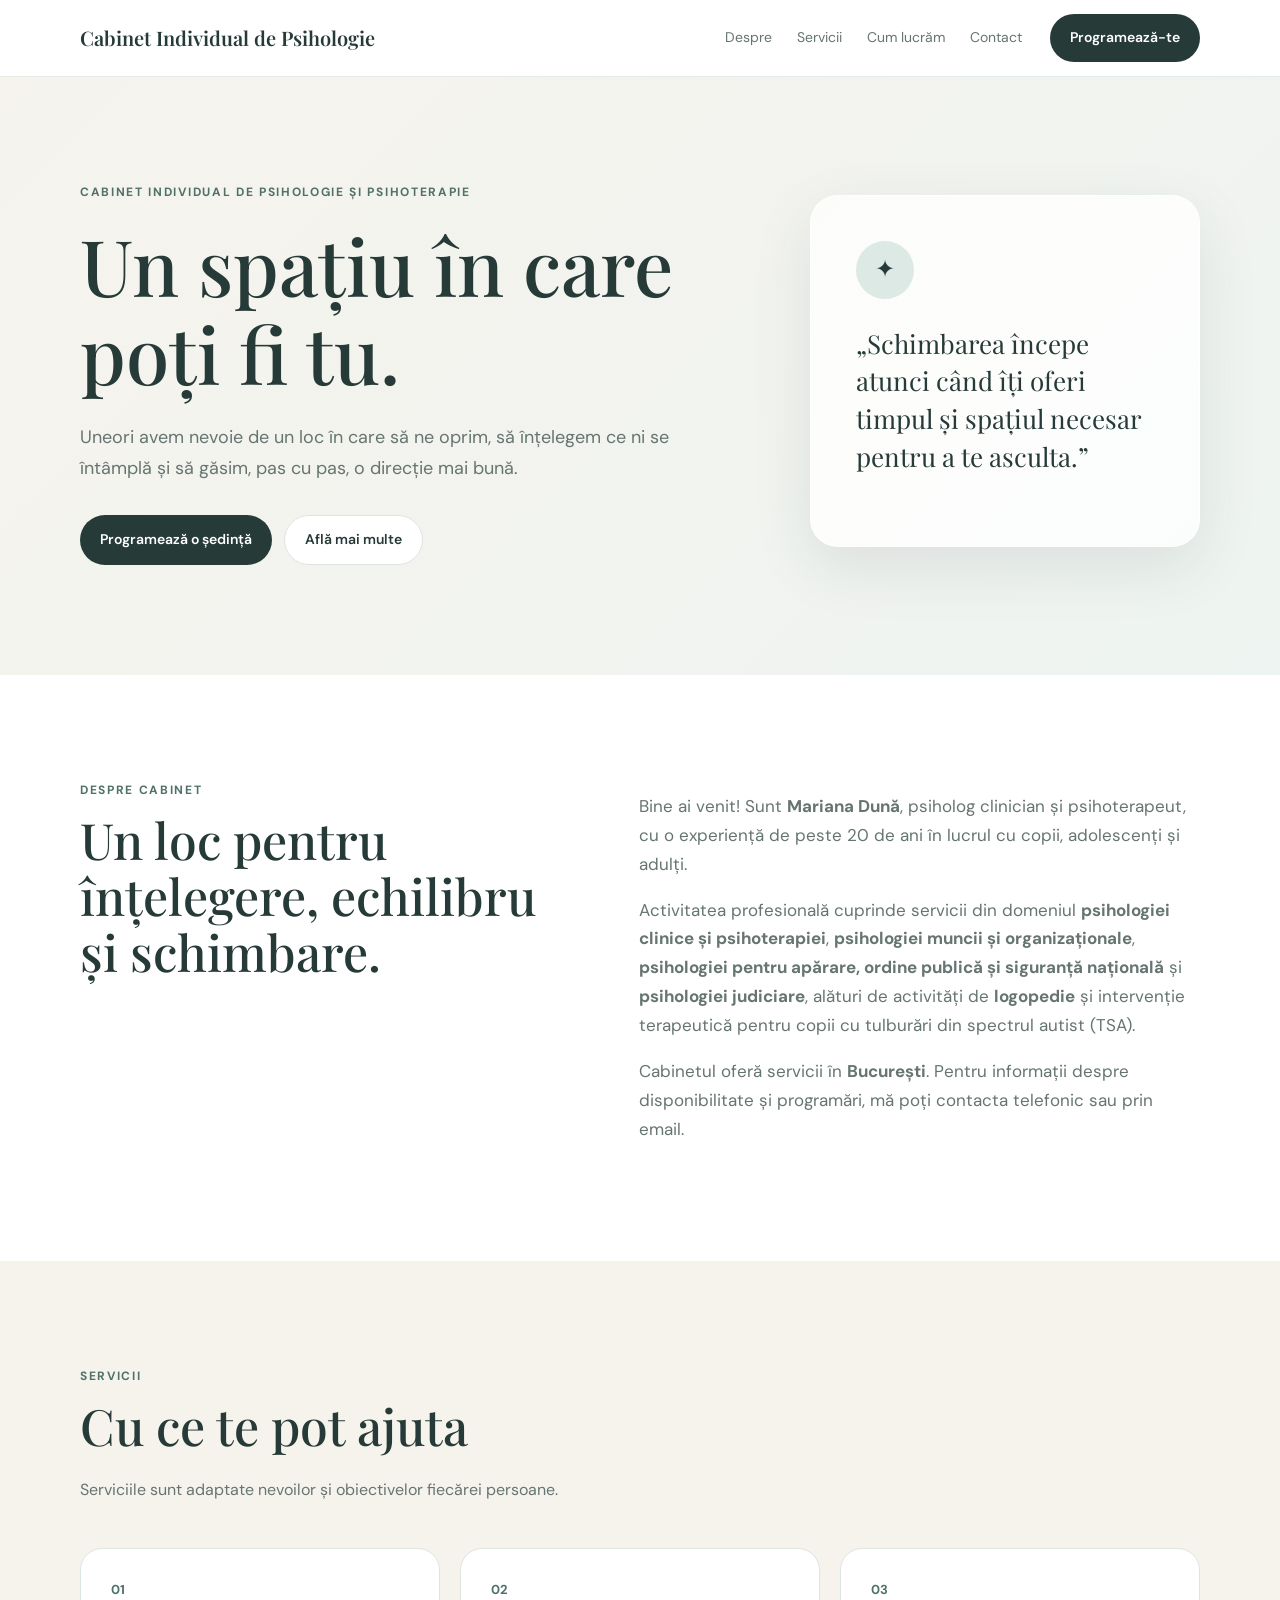
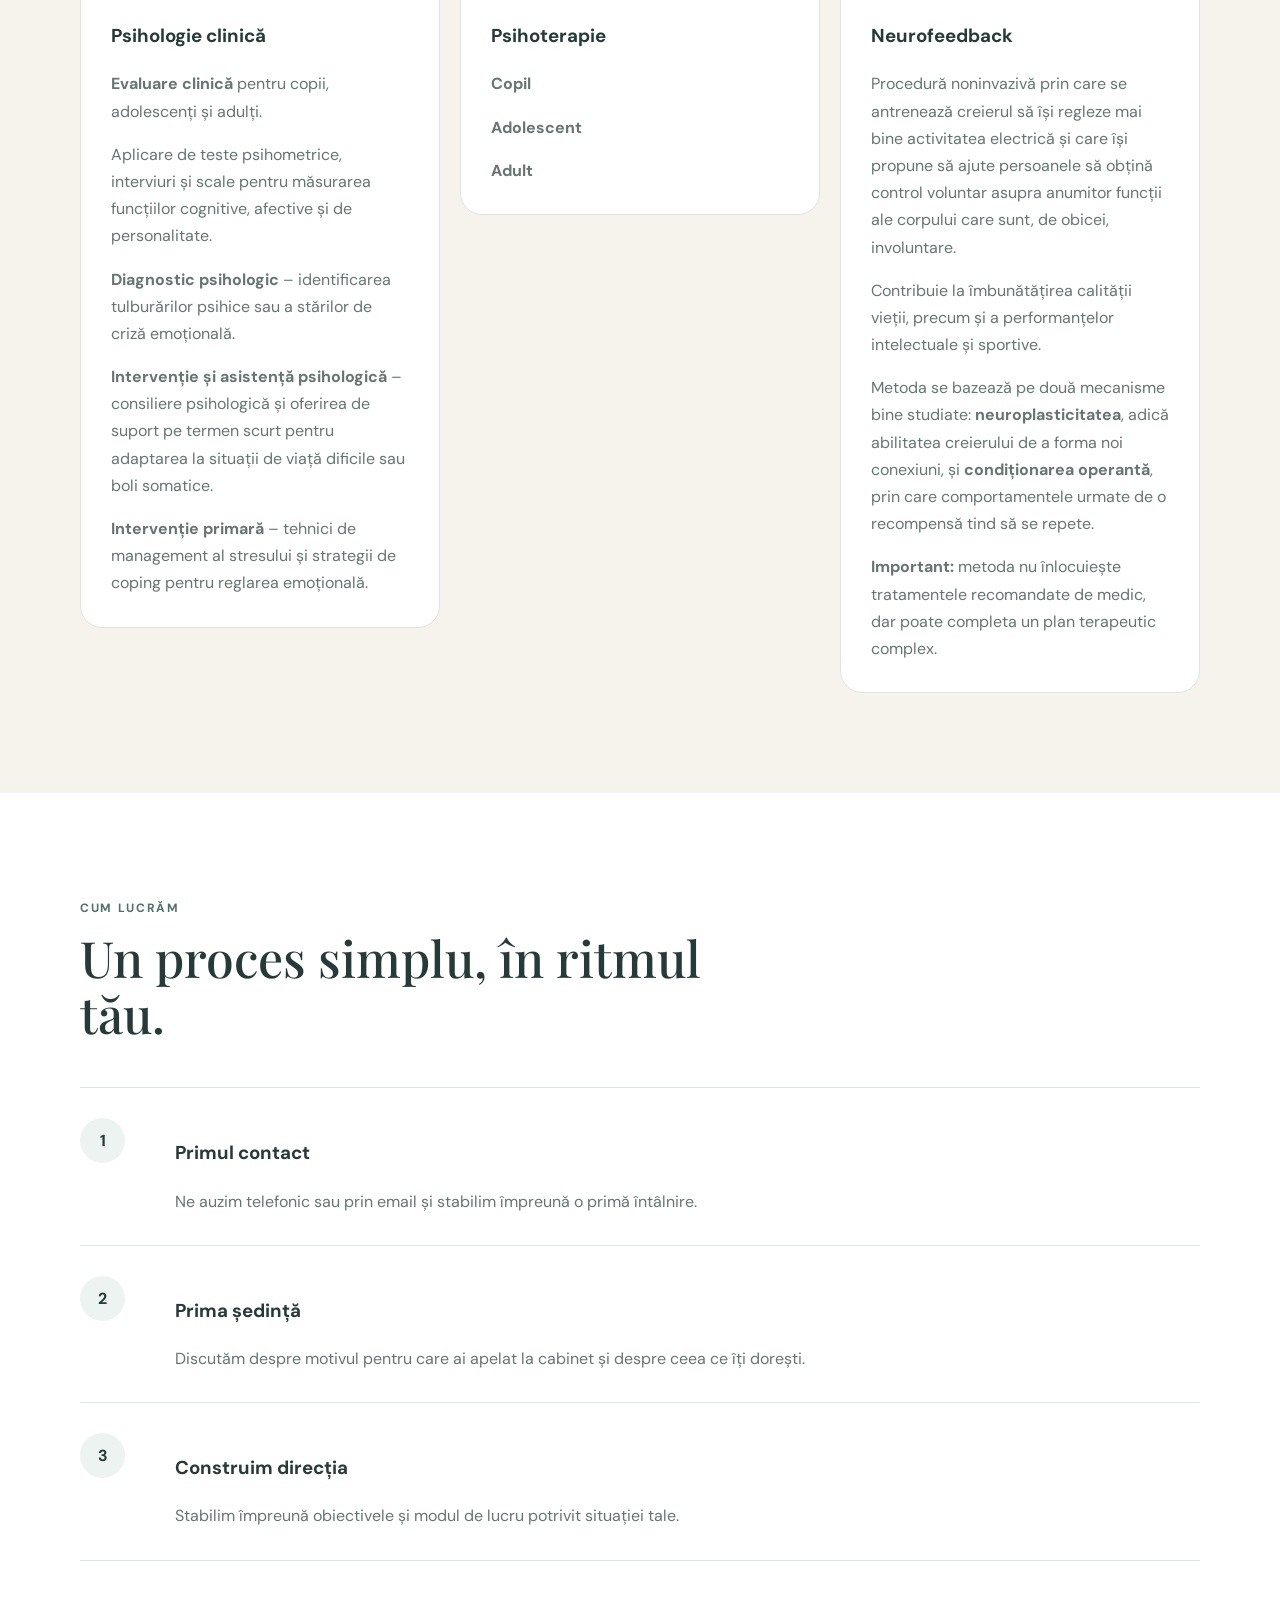
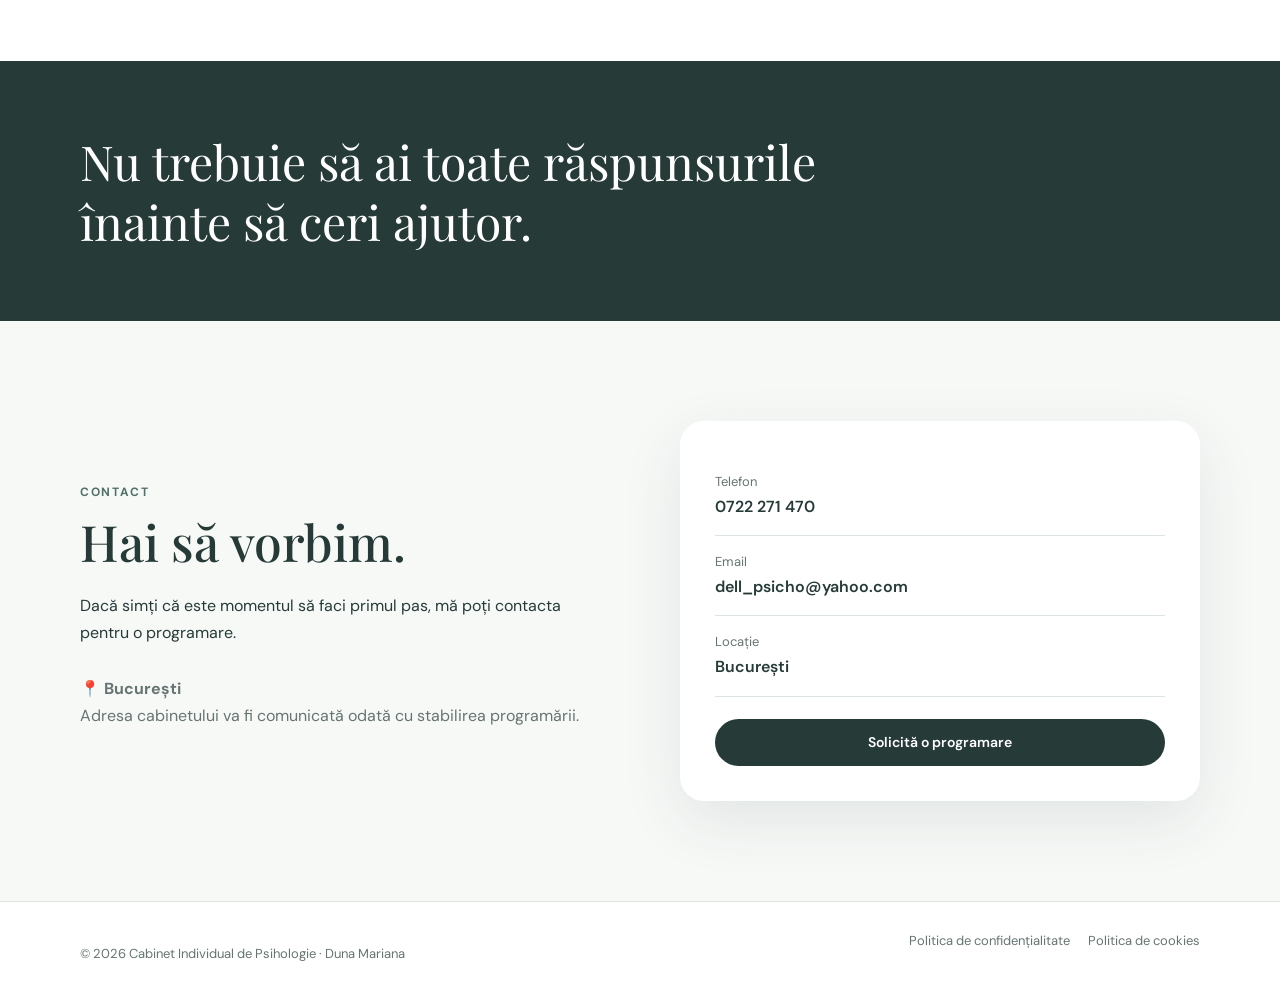
<file: index(5).html>
<!DOCTYPE html>
<html lang="ro">
<head>
  <meta charset="UTF-8">
  <meta name="viewport" content="width=device-width, initial-scale=1.0">
  <title>Cabinet Individual de Psihologie | Duna Mariana</title>
  <meta name="description" content="Cabinet Individual de Psihologie – Duna Mariana, psiholog și psihoterapeut în București. Psihologie, psihanaliză, psihoterapie și Neurofeedback.">
  <link rel="stylesheet" href="style.css">
</head>
<body>
  <header class="header">
    <div class="container nav">
      <a class="logo" href="#acasa">Cabinet Individual de Psihologie</a>
      <nav>
        <a href="#despre">Despre</a>
        <a href="#servicii">Servicii</a>
        <a href="#proces">Cum lucrăm</a>
        <a href="#contact">Contact</a>
      </nav>
      <a class="nav-button" href="#contact">Programează-te</a>
    </div>
  </header>

  <main>
    <section id="acasa" class="hero">
      <div class="container hero-grid">
        <div>
          <span class="eyebrow">CABINET INDIVIDUAL DE PSIHOLOGIE ȘI PSIHOTERAPIE</span>
          <h1>Un spațiu în care poți fi tu.</h1>
          <p class="hero-text">
            Uneori avem nevoie de un loc în care să ne oprim, să înțelegem ce ni se întâmplă
            și să găsim, pas cu pas, o direcție mai bună.
          </p>
          <div class="actions">
            <a class="button primary" href="#contact">Programează o ședință</a>
            <a class="button secondary" href="#despre">Află mai multe</a>
          </div>
        </div>

        <div class="hero-card">
          <div class="circle">✦</div>
          <p>„Schimbarea începe atunci când îți oferi timpul și spațiul necesar pentru a te asculta.”</p>
        </div>
      </div>
    </section>

    <section id="despre" class="section">
      <div class="container two-col">
        <div>
          <span class="eyebrow">DESPRE CABINET</span>
          <h2>Un loc pentru înțelegere, echilibru și schimbare.</h2>
        </div>
        <div>
          <p>
            Bine ai venit! Sunt <strong>Mariana Dună</strong>, psiholog clinician și psihoterapeut,
            cu o experiență de peste 20 de ani în lucrul cu copii, adolescenți și adulți.
          </p>
          <p>
            Activitatea profesională cuprinde servicii din domeniul <strong>psihologiei clinice și psihoterapiei</strong>,
            <strong>psihologiei muncii și organizaționale</strong>, <strong>psihologiei pentru apărare, ordine publică și siguranță națională</strong>
            și <strong>psihologiei judiciare</strong>, alături de activități de <strong>logopedie</strong> și intervenție terapeutică
            pentru copii cu tulburări din spectrul autist (TSA).
          </p>
          <p>
            Cabinetul oferă servicii în <strong>București</strong>. Pentru informații despre
            disponibilitate și programări, mă poți contacta telefonic sau prin email.
          </p>
        </div>
      </div>
    </section>

    <section id="servicii" class="section soft">
      <div class="container">
        <div class="section-heading">
          <span class="eyebrow">SERVICII</span>
          <h2>Cu ce te pot ajuta</h2>
          <p>Serviciile sunt adaptate nevoilor și obiectivelor fiecărei persoane.</p>
        </div>

        <div class="cards">
          <article class="card">
            <div class="icon">01</div>
            <h3>Psihologie clinică</h3>
            <p><strong>Evaluare clinică</strong> pentru copii, adolescenți și adulți.</p>
            <p>Aplicare de teste psihometrice, interviuri și scale pentru măsurarea funcțiilor cognitive, afective și de personalitate.</p>
            <p><strong>Diagnostic psihologic</strong> – identificarea tulburărilor psihice sau a stărilor de criză emoțională.</p>
            <p><strong>Intervenție și asistență psihologică</strong> – consiliere psihologică și oferirea de suport pe termen scurt pentru adaptarea la situații de viață dificile sau boli somatice.</p>
            <p><strong>Intervenție primară</strong> – tehnici de management al stresului și strategii de coping pentru reglarea emoțională.</p>
          </article>
          <article class="card">
            <div class="icon">02</div>
            <h3>Psihoterapie</h3>
            <p><strong>Copil</strong></p>
            <p><strong>Adolescent</strong></p>
            <p><strong>Adult</strong></p>
          </article>
          <article class="card">
            <div class="icon">03</div>
            <h3>Neurofeedback</h3>
            <p>Procedură noninvazivă prin care se antrenează creierul să își regleze mai bine activitatea electrică și care își propune să ajute persoanele să obțină control voluntar asupra anumitor funcții ale corpului care sunt, de obicei, involuntare.</p>
            <p>Contribuie la îmbunătățirea calității vieții, precum și a performanțelor intelectuale și sportive.</p>
            <p>Metoda se bazează pe două mecanisme bine studiate: <strong>neuroplasticitatea</strong>, adică abilitatea creierului de a forma noi conexiuni, și <strong>condiționarea operantă</strong>, prin care comportamentele urmate de o recompensă tind să se repete.</p>
            <p><strong>Important:</strong> metoda nu înlocuiește tratamentele recomandate de medic, dar poate completa un plan terapeutic complex.</p>
          </article>
        </div>
      </div>
    </section>

    <section id="proces" class="section">
      <div class="container">
        <div class="section-heading">
          <span class="eyebrow">CUM LUCRĂM</span>
          <h2>Un proces simplu, în ritmul tău.</h2>
        </div>

        <div class="steps">
          <div class="step">
            <span>1</span>
            <div><h3>Primul contact</h3><p>Ne auzim telefonic sau prin email și stabilim împreună o primă întâlnire.</p></div>
          </div>
          <div class="step">
            <span>2</span>
            <div><h3>Prima ședință</h3><p>Discutăm despre motivul pentru care ai apelat la cabinet și despre ceea ce îți dorești.</p></div>
          </div>
          <div class="step">
            <span>3</span>
            <div><h3>Construim direcția</h3><p>Stabilim împreună obiectivele și modul de lucru potrivit situației tale.</p></div>
          </div>
        </div>
      </div>
    </section>

    <section class="quote">
      <div class="container">
        <p>Nu trebuie să ai toate răspunsurile înainte să ceri ajutor.</p>
      </div>
    </section>

    <section id="contact" class="section contact-section">
      <div class="container contact-grid">
        <div>
          <span class="eyebrow">CONTACT</span>
          <h2>Hai să vorbim.</h2>
          <p>Dacă simți că este momentul să faci primul pas, mă poți contacta pentru o programare.</p>
          <p class="location-note"><strong>📍 București</strong><br>Adresa cabinetului va fi comunicată odată cu stabilirea programării.</p>
        </div>

        <div class="contact-card">
          <div><span>Telefon</span><a href="tel:+40722271470">0722 271 470</a></div>
          <div><span>Email</span><a href="mailto:dell_psicho@yahoo.com">dell_psicho@yahoo.com</a></div>
          <div><span>Locație</span><p>București</p></div>
          <a class="button primary full" href="tel:+40722271470">Solicită o programare</a>
        </div>
      </div>
    </section>
  </main>

  <footer>
    <div class="container footer">
      <p>© 2026 Cabinet Individual de Psihologie · Duna Mariana</p>
      <div><a href="#">Politica de confidențialitate</a><a href="#">Politica de cookies</a></div>
    </div>
  </footer>
</body>
</html>
</file>
<file: style.css>
@import url('https://fonts.googleapis.com/css2?family=DM+Sans:wght@400;500;600;700&family=Playfair+Display:wght@500;600&display=swap');
:root{--ink:#263b38;--muted:#667572;--accent:#6f9189;--accent-dark:#4f716a;--cream:#f6f3ed;--white:#fff;--line:#dde5e1;--shadow:0 20px 60px rgba(38,59,56,.10)}
*{box-sizing:border-box}
html{scroll-behavior:smooth}
body{margin:0;color:var(--ink);background:var(--white);font-family:"DM Sans",sans-serif;line-height:1.7}
a{color:inherit;text-decoration:none}
.container{width:min(1120px,calc(100% - 40px));margin:auto}
.header{position:sticky;top:0;z-index:10;background:rgba(255,255,255,.94);backdrop-filter:blur(14px);border-bottom:1px solid rgba(221,229,225,.8)}
.nav{min-height:76px;display:flex;align-items:center;gap:28px}
.logo{font-family:"Playfair Display",serif;font-size:20px;font-weight:600;margin-right:auto}
nav{display:flex;gap:25px;font-size:14px;color:var(--muted)}
nav a:hover{color:var(--ink)}
.nav-button,.button{display:inline-flex;align-items:center;justify-content:center;border-radius:999px;padding:12px 20px;font-weight:600;font-size:14px}
.nav-button,.primary{background:var(--ink);color:white}
.secondary{border:1px solid var(--line);background:white}
.hero{background:linear-gradient(135deg,#f6f3ed 0%,#eef4f1 100%);padding:100px 0 110px}
.hero-grid{display:grid;grid-template-columns:1.25fr .75fr;align-items:center;gap:80px}
.eyebrow{display:inline-block;font-size:12px;letter-spacing:.14em;font-weight:700;color:var(--accent-dark)}
h1,h2{font-family:"Playfair Display",serif;line-height:1.12;font-weight:500}
h1{font-size:clamp(48px,7vw,78px);max-width:700px;margin:18px 0 25px}
h2{font-size:clamp(34px,4vw,50px);margin:10px 0 22px}
.hero-text{max-width:620px;color:var(--muted);font-size:18px}
.actions{display:flex;gap:12px;margin-top:32px;flex-wrap:wrap}
.hero-card{background:rgba(255,255,255,.76);border:1px solid rgba(255,255,255,.9);border-radius:28px;padding:45px;box-shadow:var(--shadow)}
.hero-card p{font-family:"Playfair Display",serif;font-size:26px;line-height:1.45}
.circle{width:58px;height:58px;display:grid;place-items:center;border-radius:50%;background:#dce9e4;font-size:24px}
.section{padding:100px 0}
.soft{background:var(--cream)}
.two-col{display:grid;grid-template-columns:.9fr 1.1fr;gap:100px}
.two-col p{color:var(--muted);font-size:17px}
.section-heading{max-width:700px;margin-bottom:45px}
.section-heading p{color:var(--muted)}
.cards{display:grid;grid-template-columns:repeat(3,1fr);gap:20px;align-items:start}
.card{background:white;border:1px solid var(--line);border-radius:22px;padding:30px}
.card p{color:var(--muted);margin-bottom:0}
.icon{color:var(--accent-dark);font-weight:700;font-size:13px}
.therapy-card{position:relative;overflow:hidden}
.therapy-card::after{content:"";position:absolute;width:150px;height:150px;border-radius:50%;background:#eef4f1;right:-75px;bottom:-75px;pointer-events:none}
.therapy-intro{margin-top:8px!important;line-height:1.65}
.therapy-audiences{display:grid;gap:12px;margin-top:26px;position:relative;z-index:1}
.audience-item{display:flex;align-items:center;gap:12px;padding:14px 16px;border:1px solid var(--line);border-radius:14px;background:#f8faf9;color:var(--ink)}
.audience-dot{width:9px;height:9px;border-radius:50%;background:var(--accent);flex:0 0 auto}
.steps{display:grid;gap:0;border-top:1px solid var(--line)}
.step{display:grid;grid-template-columns:70px 1fr;gap:25px;padding:30px 0;border-bottom:1px solid var(--line)}
.step>span{width:45px;height:45px;display:grid;place-items:center;border-radius:50%;background:#edf3f0;font-weight:700}
.step p{color:var(--muted);margin:0}
.quote{background:var(--ink);color:white;padding:70px 0}
.quote p{font-family:"Playfair Display",serif;font-size:clamp(30px,4vw,48px);max-width:850px;line-height:1.25;margin:0}
.contact-section{background:#f7f9f7}
.contact-grid{display:grid;grid-template-columns:1fr 1fr;gap:80px;align-items:center}
.contact-card{background:white;border-radius:24px;padding:35px;box-shadow:var(--shadow)}
.contact-card>div{padding:15px 0;border-bottom:1px solid var(--line)}
.contact-card span{display:block;color:var(--muted);font-size:13px}
.contact-card a:not(.button),.contact-card p{font-weight:600;margin:0}
.full{width:100%;margin-top:22px}
.location-note{color:var(--muted);margin-top:28px}
footer{padding:28px 0;border-top:1px solid var(--line);color:var(--muted);font-size:13px}
.footer{display:flex;justify-content:space-between;gap:20px}
.footer div{display:flex;gap:18px}
@media(max-width:800px){
  nav{display:none}
  .nav-button{display:none}
  .hero{padding:70px 0}
  .hero-grid,.two-col,.contact-grid{grid-template-columns:1fr;gap:45px}
  .cards{grid-template-columns:1fr}
  .section{padding:70px 0}
  .hero-card{padding:30px}
  .footer{flex-direction:column}
  .footer div{flex-direction:column;gap:5px}
}
</file>
